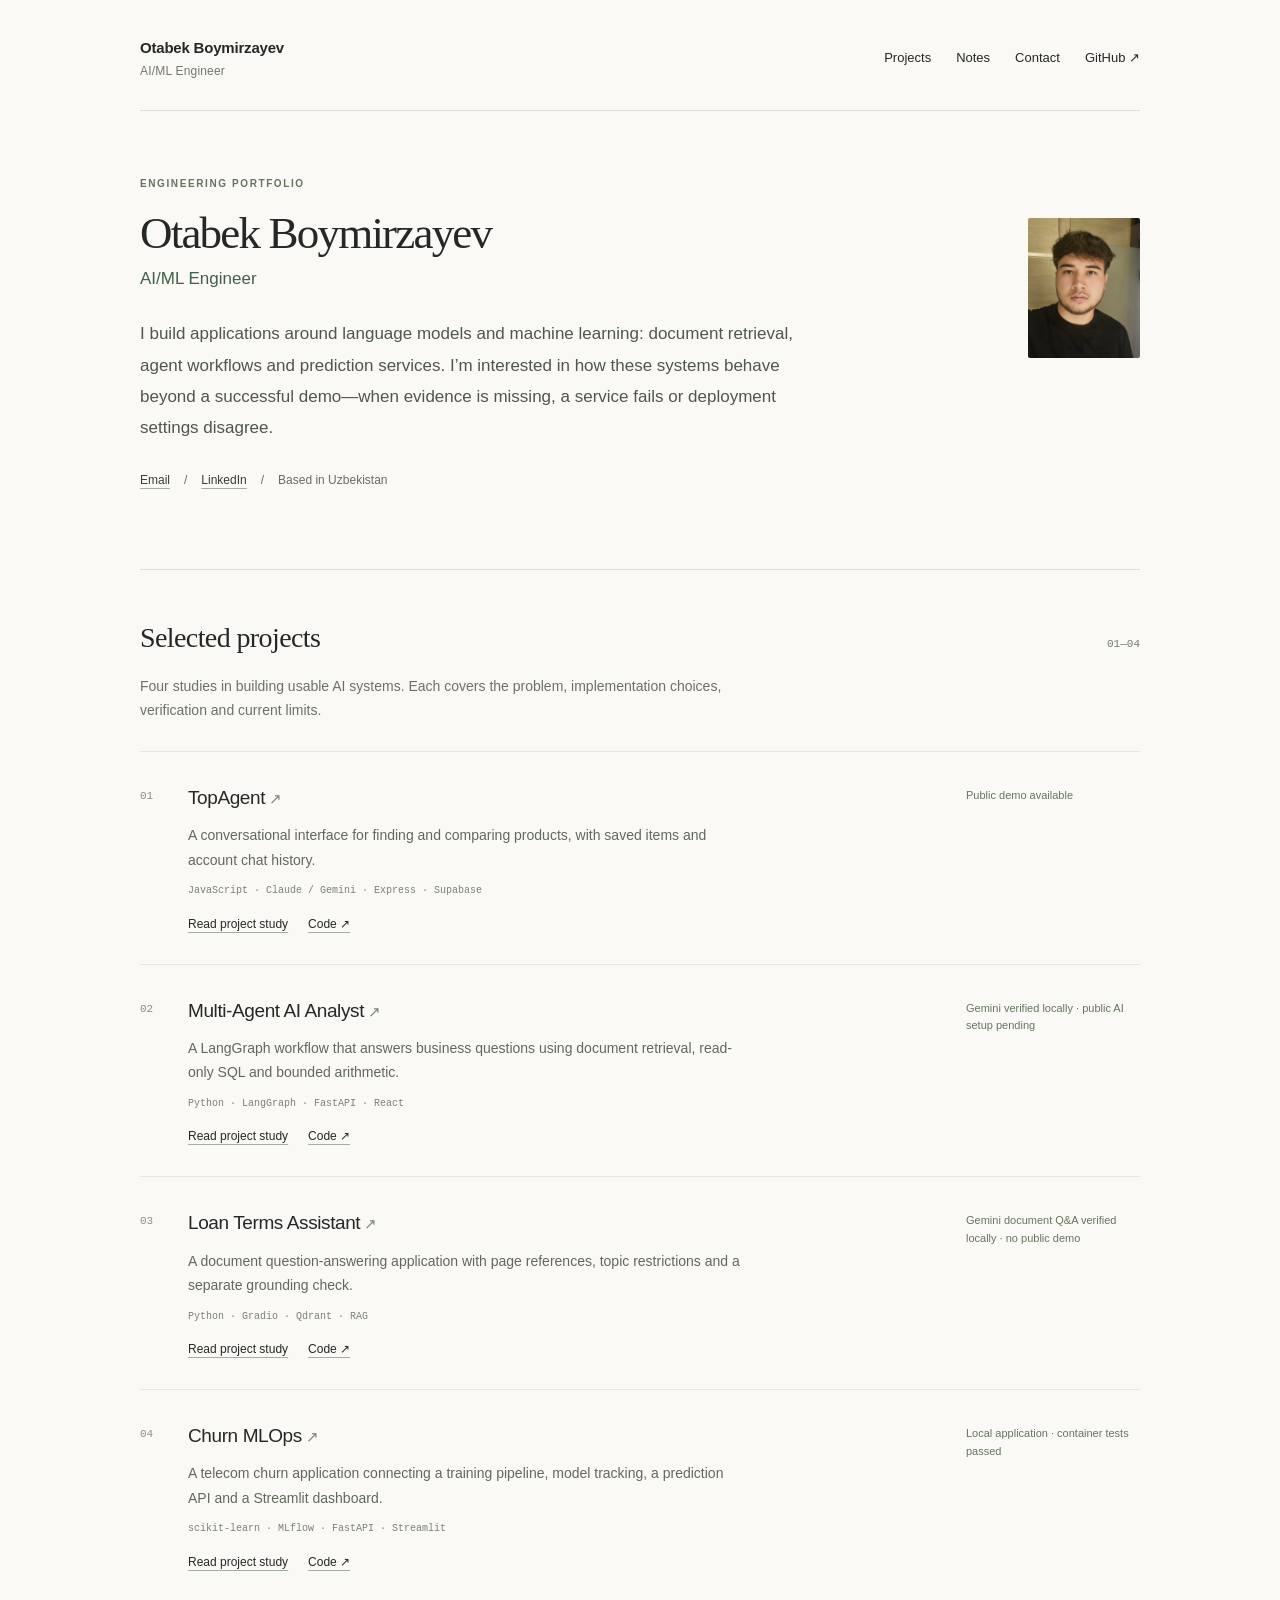
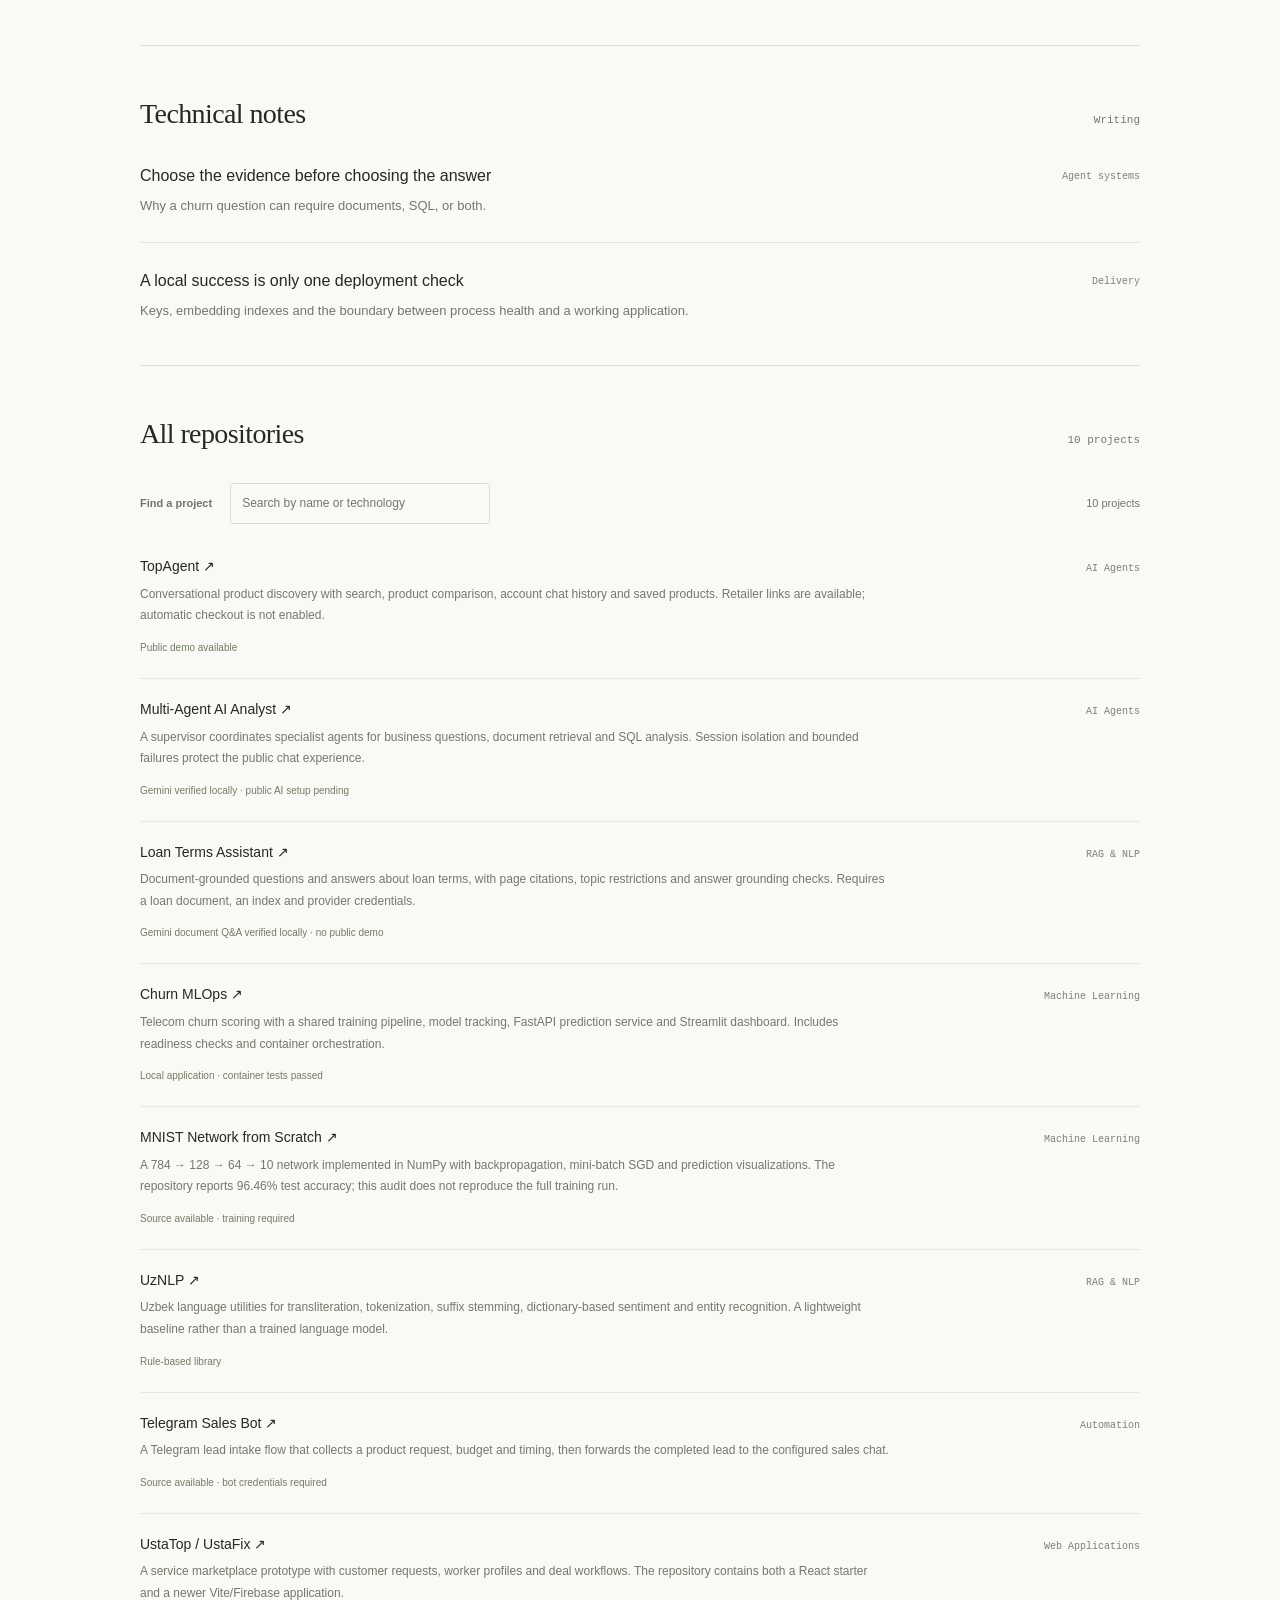
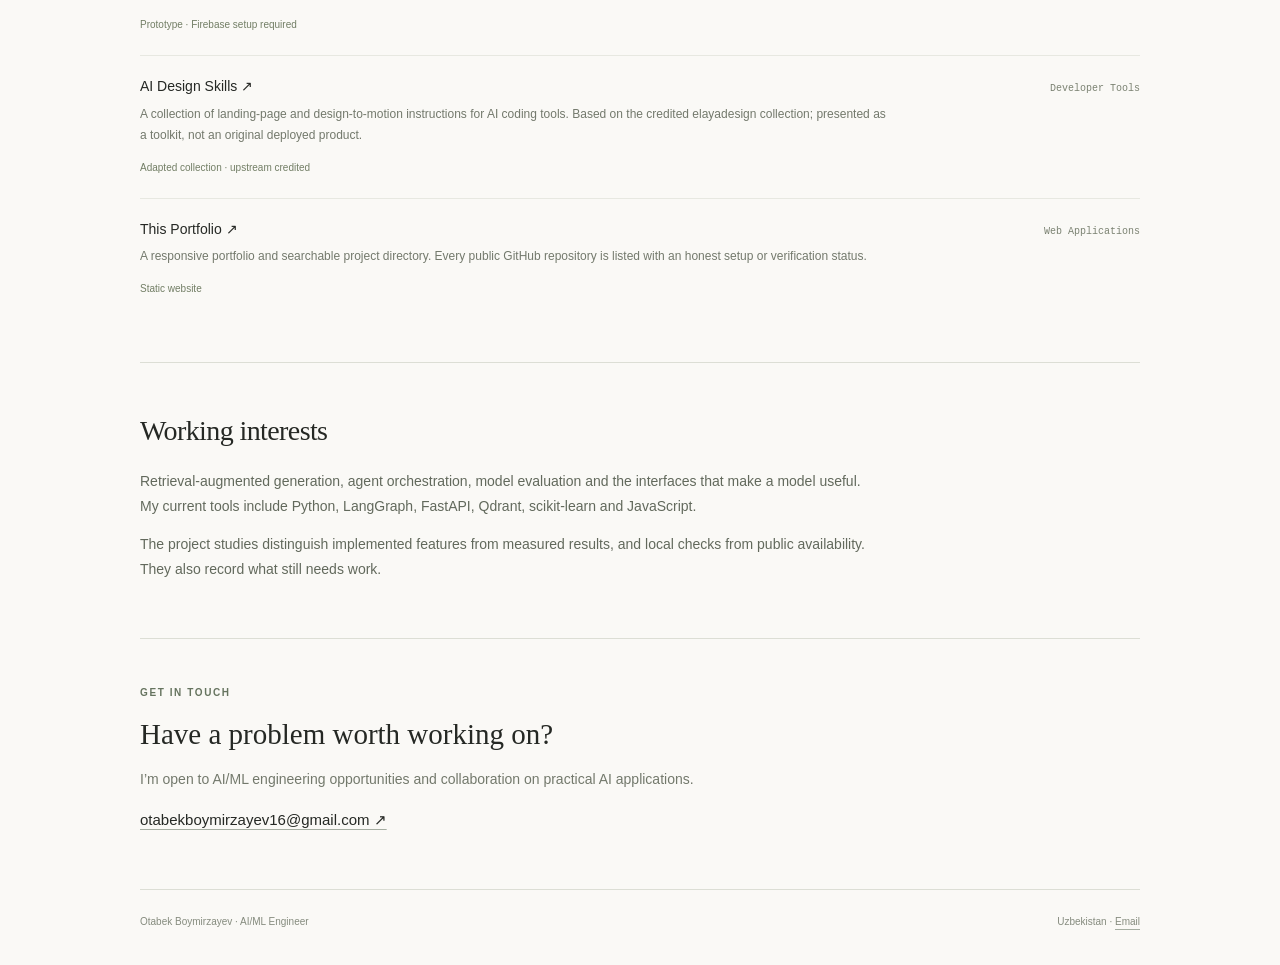
<file: index.html>
<!doctype html>
<html lang="en"><head><meta charset="utf-8"><meta name="viewport" content="width=device-width,initial-scale=1"><meta name="description" content="Projects and technical notes by Otabek Boymirzayev, AI/ML Engineer."><meta name="color-scheme" content="light"><title>AI/ML Engineer — Otabek Boymirzayev</title><link rel="stylesheet" href="styles.css?v=20261031-color"><script src="script.js?v=20261031" defer></script></head>
<body><a class="skip" href="#main">Skip to content</a><div class="page"><header class="site-header"><a class="wordmark" href="index.html">Otabek Boymirzayev<span>AI/ML Engineer</span></a><nav aria-label="Main navigation"><a href="index.html#projects">Projects</a><a href="index.html#notes">Notes</a><a href="index.html#contact">Contact</a><a href="https://github.com/otabekboymirzayev55-prog">GitHub ↗</a></nav></header><main id="main"><section class="intro" aria-labelledby="intro-title"><div><p class="eyebrow">Engineering portfolio</p><h1 id="intro-title">Otabek Boymirzayev</h1><p class="role">AI/ML Engineer</p><p class="intro-text">I build applications around language models and machine learning: document retrieval, agent workflows and prediction services. I’m interested in how these systems behave beyond a successful demo—when evidence is missing, a service fails or deployment settings disagree.</p><p class="intro-links"><a href="mailto:otabekboymirzayev16@gmail.com">Email</a><span>/</span><a href="https://www.linkedin.com/in/otabek-boymirzayev-7309b7262">LinkedIn</a><span>/</span><span>Based in Uzbekistan</span></p></div><img class="portrait" src="assets/profile.jpg" width="112" height="140" alt="Otabek Boymirzayev"></section>
<section id="projects"><div class="section-heading"><h2>Selected projects</h2><span>01—04</span></div><p class="section-intro">Four studies in building usable AI systems. Each covers the problem, implementation choices, verification and current limits.</p><div class="selected-projects"><article class="project-row"><div class="project-number">01</div><div><h3><a href="projects/topsiagent.html">TopAgent<span aria-hidden="true"> ↗</span></a></h3><p>A conversational interface for finding and comparing products, with saved items and account chat history.</p><p class="stack">JavaScript · Claude / Gemini · Express · Supabase</p><div class="project-links"><a href="projects/topsiagent.html">Read project study</a><a href="https://github.com/otabekboymirzayev55-prog/topsiagent">Code ↗</a></div></div><span class="project-status">Public demo available</span></article><article class="project-row"><div class="project-number">02</div><div><h3><a href="projects/multi-agent-ai-analyst.html">Multi-Agent AI Analyst<span aria-hidden="true"> ↗</span></a></h3><p>A LangGraph workflow that answers business questions using document retrieval, read-only SQL and bounded arithmetic.</p><p class="stack">Python · LangGraph · FastAPI · React</p><div class="project-links"><a href="projects/multi-agent-ai-analyst.html">Read project study</a><a href="https://github.com/otabekboymirzayev55-prog/multi-agent-ai-analyst">Code ↗</a></div></div><span class="project-status">Gemini verified locally · public AI setup pending</span></article><article class="project-row"><div class="project-number">03</div><div><h3><a href="projects/loan-terms-assistant.html">Loan Terms Assistant<span aria-hidden="true"> ↗</span></a></h3><p>A document question-answering application with page references, topic restrictions and a separate grounding check.</p><p class="stack">Python · Gradio · Qdrant · RAG</p><div class="project-links"><a href="projects/loan-terms-assistant.html">Read project study</a><a href="https://github.com/otabekboymirzayev55-prog/loan-terms-assistant">Code ↗</a></div></div><span class="project-status">Gemini document Q&amp;A verified locally · no public demo</span></article><article class="project-row"><div class="project-number">04</div><div><h3><a href="projects/MLOps_churn-.html">Churn MLOps<span aria-hidden="true"> ↗</span></a></h3><p>A telecom churn application connecting a training pipeline, model tracking, a prediction API and a Streamlit dashboard.</p><p class="stack">scikit-learn · MLflow · FastAPI · Streamlit</p><div class="project-links"><a href="projects/MLOps_churn-.html">Read project study</a><a href="https://github.com/otabekboymirzayev55-prog/MLOps_churn-">Code ↗</a></div></div><span class="project-status">Local application · container tests passed</span></article></div></section>
<section id="notes"><div class="section-heading"><h2>Technical notes</h2><span>Writing</span></div><div class="note-row"><div><a href="notes/evidence-before-answers.html">Choose the evidence before choosing the answer</a><p>Why a churn question can require documents, SQL, or both.</p></div><span>Agent systems</span></div><div class="note-row"><div><a href="notes/local-is-not-live.html">A local success is only one deployment check</a><p>Keys, embedding indexes and the boundary between process health and a working application.</p></div><span>Delivery</span></div></section>
<section id="directory"><div class="section-heading"><h2>All repositories</h2><span>10 projects</span></div><div class="search-row"><label for="project-search">Find a project</label><input type="search" id="project-search" placeholder="Search by name or technology" aria-controls="project-directory"><span id="project-count" role="status" aria-live="polite">10 projects</span></div><ul id="project-directory" class="directory"><li data-project data-search="topagent ai agents javascript claude / gemini express supabase"><div><a class="repo-title" href="https://github.com/otabekboymirzayev55-prog/topsiagent">TopAgent ↗</a><span class="repo-category">AI Agents</span></div><p>Conversational product discovery with search, product comparison, account chat history and saved products. Retailer links are available; automatic checkout is not enabled.</p><span class="repo-status">Public demo available</span></li><li data-project data-search="multi-agent ai analyst ai agents python langgraph fastapi react"><div><a class="repo-title" href="https://github.com/otabekboymirzayev55-prog/multi-agent-ai-analyst">Multi-Agent AI Analyst ↗</a><span class="repo-category">AI Agents</span></div><p>A supervisor coordinates specialist agents for business questions, document retrieval and SQL analysis. Session isolation and bounded failures protect the public chat experience.</p><span class="repo-status">Gemini verified locally · public AI setup pending</span></li><li data-project data-search="loan terms assistant rag &amp; nlp python gradio qdrant rag"><div><a class="repo-title" href="https://github.com/otabekboymirzayev55-prog/loan-terms-assistant">Loan Terms Assistant ↗</a><span class="repo-category">RAG &amp; NLP</span></div><p>Document-grounded questions and answers about loan terms, with page citations, topic restrictions and answer grounding checks. Requires a loan document, an index and provider credentials.</p><span class="repo-status">Gemini document Q&amp;A verified locally · no public demo</span></li><li data-project data-search="churn mlops machine learning scikit-learn mlflow fastapi streamlit"><div><a class="repo-title" href="https://github.com/otabekboymirzayev55-prog/MLOps_churn-">Churn MLOps ↗</a><span class="repo-category">Machine Learning</span></div><p>Telecom churn scoring with a shared training pipeline, model tracking, FastAPI prediction service and Streamlit dashboard. Includes readiness checks and container orchestration.</p><span class="repo-status">Local application · container tests passed</span></li><li data-project data-search="mnist network from scratch machine learning python numpy backpropagation"><div><a class="repo-title" href="https://github.com/otabekboymirzayev55-prog/neuralnetwork">MNIST Network from Scratch ↗</a><span class="repo-category">Machine Learning</span></div><p>A 784 → 128 → 64 → 10 network implemented in NumPy with backpropagation, mini-batch SGD and prediction visualizations. The repository reports 96.46% test accuracy; this audit does not reproduce the full training run.</p><span class="repo-status">Source available · training required</span></li><li data-project data-search="uznlp rag &amp; nlp python uzbek nlp text processing"><div><a class="repo-title" href="https://github.com/otabekboymirzayev55-prog/uznlp">UzNLP ↗</a><span class="repo-category">RAG &amp; NLP</span></div><p>Uzbek language utilities for transliteration, tokenization, suffix stemming, dictionary-based sentiment and entity recognition. A lightweight baseline rather than a trained language model.</p><span class="repo-status">Rule-based library</span></li><li data-project data-search="telegram sales bot automation node.js telegraf telegram"><div><a class="repo-title" href="https://github.com/otabekboymirzayev55-prog/sales-bot">Telegram Sales Bot ↗</a><span class="repo-category">Automation</span></div><p>A Telegram lead intake flow that collects a product request, budget and timing, then forwards the completed lead to the configured sales chat.</p><span class="repo-status">Source available · bot credentials required</span></li><li data-project data-search="ustatop / ustafix web applications react vite firebase"><div><a class="repo-title" href="https://github.com/otabekboymirzayev55-prog/ustatop">UstaTop / UstaFix ↗</a><span class="repo-category">Web Applications</span></div><p>A service marketplace prototype with customer requests, worker profiles and deal workflows. The repository contains both a React starter and a newer Vite/Firebase application.</p><span class="repo-status">Prototype · Firebase setup required</span></li><li data-project data-search="ai design skills developer tools markdown design systems ai tooling"><div><a class="repo-title" href="https://github.com/otabekboymirzayev55-prog/ai-design-skills">AI Design Skills ↗</a><span class="repo-category">Developer Tools</span></div><p>A collection of landing-page and design-to-motion instructions for AI coding tools. Based on the credited elayadesign collection; presented as a toolkit, not an original deployed product.</p><span class="repo-status">Adapted collection · upstream credited</span></li><li data-project data-search="this portfolio web applications html css javascript"><div><a class="repo-title" href="https://github.com/otabekboymirzayev55-prog/portfoli">This Portfolio ↗</a><span class="repo-category">Web Applications</span></div><p>A responsive portfolio and searchable project directory. Every public GitHub repository is listed with an honest setup or verification status.</p><span class="repo-status">Static website</span></li></ul><p id="empty-state" hidden>No matching projects. Try another name or technology.</p></section>
<section id="about"><div class="section-heading"><h2>Working interests</h2></div><p>Retrieval-augmented generation, agent orchestration, model evaluation and the interfaces that make a model useful. My current tools include Python, LangGraph, FastAPI, Qdrant, scikit-learn and JavaScript.</p><p>The project studies distinguish implemented features from measured results, and local checks from public availability. They also record what still needs work.</p></section>
<section id="contact" class="contact"><p class="eyebrow">Get in touch</p><h2>Have a problem worth working on?</h2><p>I’m open to AI/ML engineering opportunities and collaboration on practical AI applications.</p><a class="email-link" href="mailto:otabekboymirzayev16@gmail.com">otabekboymirzayev16@gmail.com ↗</a></section></main><footer><span>Otabek Boymirzayev · AI/ML Engineer</span><span>Uzbekistan · <a href="mailto:otabekboymirzayev16@gmail.com">Email</a></span></footer></div></body></html>
</file>
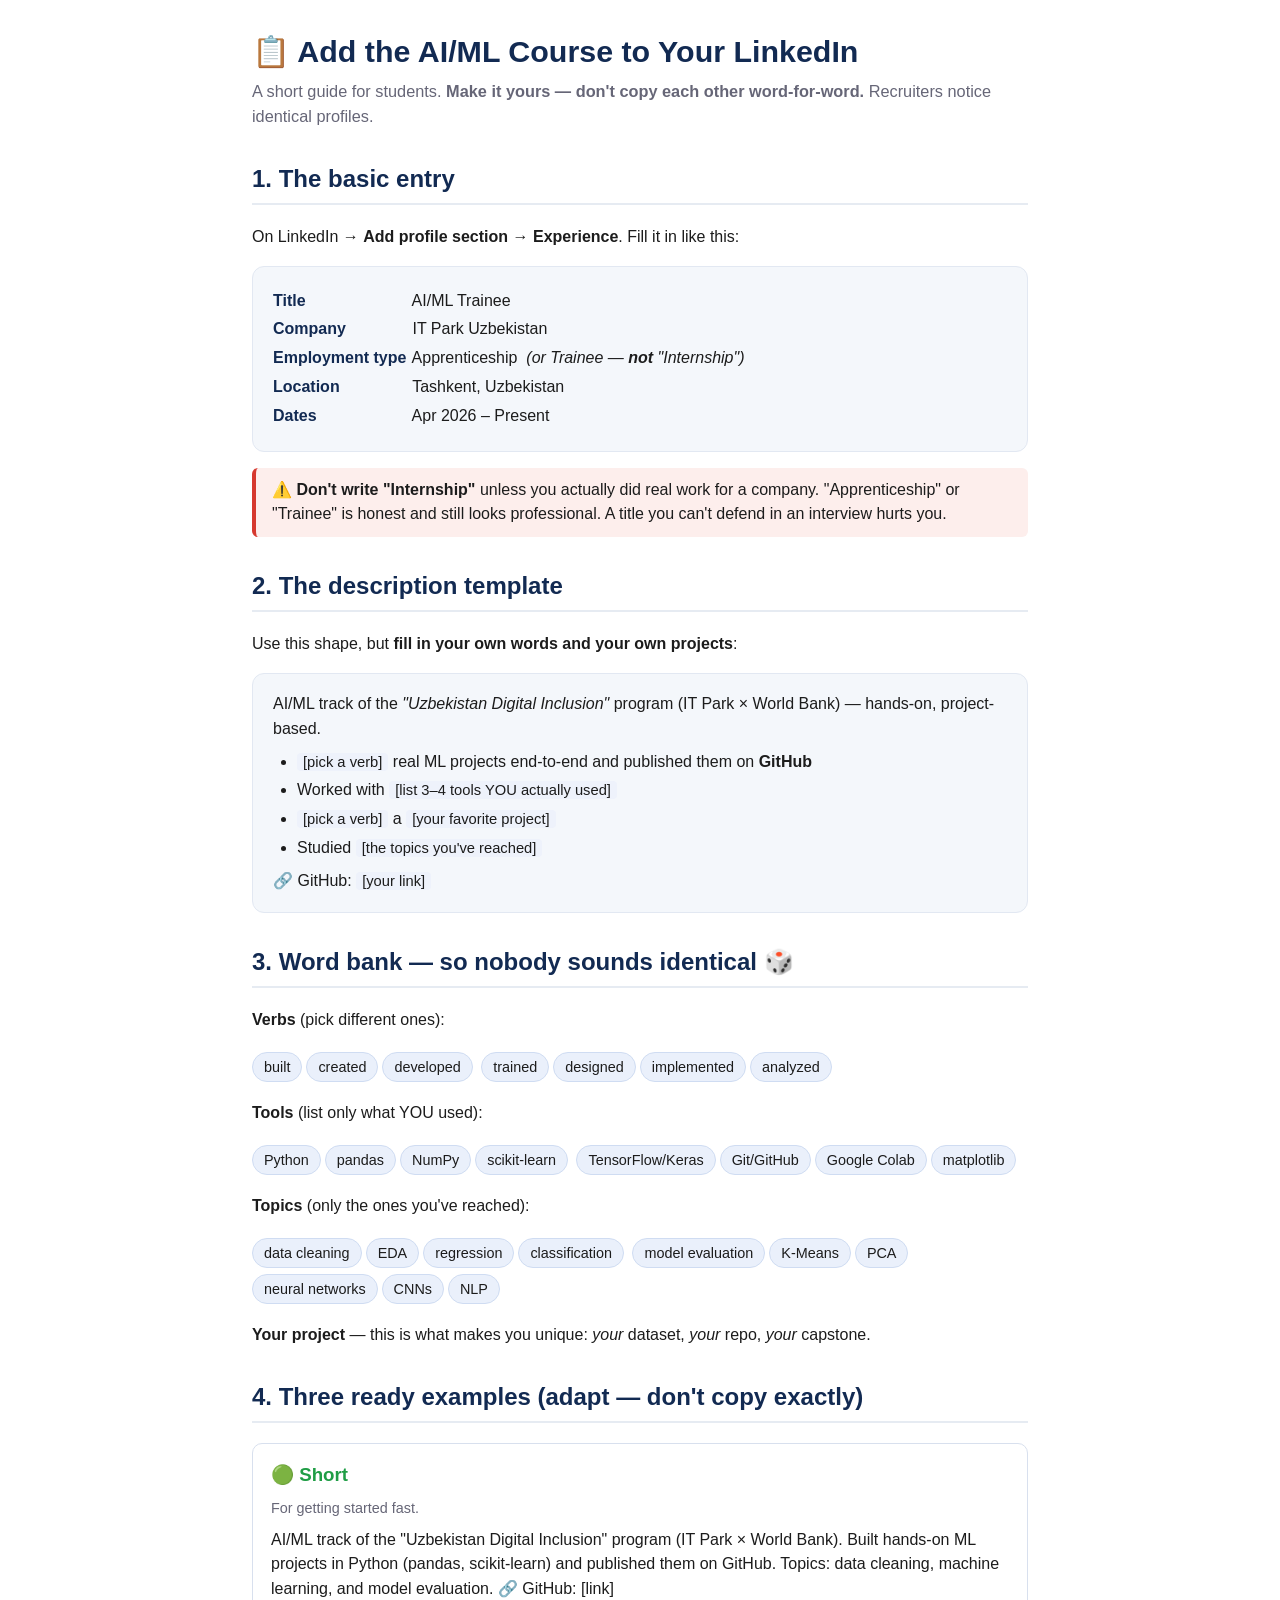
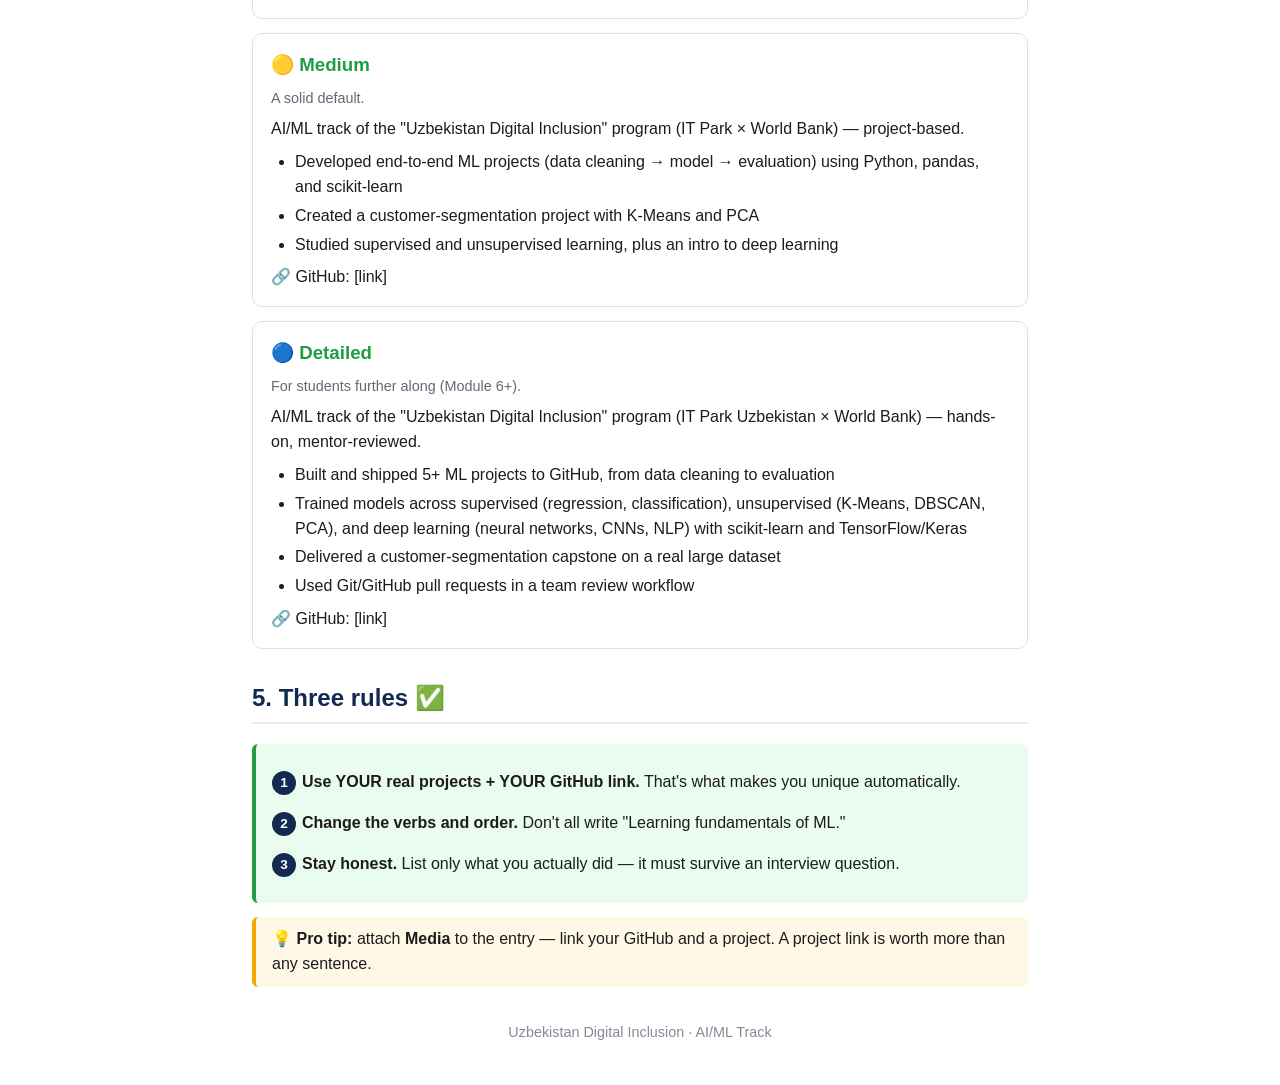
<file: assets/LinkedIn_Experience_Guide.html>
<!DOCTYPE html>
<html lang="en">
<head>
<meta charset="UTF-8">
<meta name="viewport" content="width=device-width, initial-scale=1.0">
<title>Add the Course to Your LinkedIn — Student Guide</title>
<style>
  :root{ --navy:#122a52; --gold:#f5a600; --green:#1f9d45; --red:#d6392f; --bg:#f4f7fb; }
  *{box-sizing:border-box}
  body{font-family:-apple-system,Segoe UI,Helvetica,Arial,sans-serif;line-height:1.55;color:#1c1c1c;
       max-width:820px;margin:0 auto;padding:28px 22px;background:#fff}
  h1{color:var(--navy);font-size:1.9rem;margin:0 0 4px}
  .sub{color:#667;margin:0 0 22px;font-size:1.02rem}
  h2{color:var(--navy);margin-top:30px;border-bottom:2px solid #e6ebf2;padding-bottom:6px}
  .card{background:var(--bg);border:1px solid #e2e8f2;border-radius:12px;padding:18px 20px;margin:16px 0}
  .field{margin:4px 0}
  .label{display:inline-block;min-width:135px;font-weight:700;color:var(--navy)}
  .pill{display:inline-block;background:#eaf0fb;border:1px solid #cfdcf2;border-radius:20px;
        padding:3px 11px;margin:3px 4px 3px 0;font-size:.9rem}
  .gold{background:#fff8e6;border-left:4px solid var(--gold);padding:10px 16px;border-radius:6px;margin:14px 0}
  .green{background:#eafbf0;border-left:4px solid var(--green);padding:10px 16px;border-radius:6px;margin:14px 0}
  .red{background:#fdeeec;border-left:4px solid var(--red);padding:10px 16px;border-radius:6px;margin:14px 0}
  code,.tpl{background:#eef2fb;border-radius:4px;padding:1px 6px;font-size:.92em}
  .variant{border:1px solid #d8e0ee;border-radius:10px;padding:16px 18px;margin:14px 0;background:#fff}
  .variant h3{margin:0 0 8px;color:var(--green)}
  .variant .meta{color:#667;font-size:.9rem;margin-bottom:8px}
  ul{margin:8px 0 8px 4px;padding-left:20px}
  li{margin:4px 0}
  .tag{font-weight:700;color:var(--gold)}
  .num{display:inline-block;width:24px;height:24px;background:var(--navy);color:#fff;border-radius:50%;
       text-align:center;line-height:24px;font-weight:700;margin-right:6px;font-size:.85rem}
</style>
</head>
<body>

<h1>📋 Add the AI/ML Course to Your LinkedIn</h1>
<p class="sub">A short guide for students. <strong>Make it yours — don't copy each other word-for-word.</strong> Recruiters notice identical profiles.</p>

<h2>1. The basic entry</h2>
<p>On LinkedIn → <strong>Add profile section → Experience</strong>. Fill it in like this:</p>
<div class="card">
  <div class="field"><span class="label">Title</span> AI/ML Trainee</div>
  <div class="field"><span class="label">Company</span> IT Park Uzbekistan</div>
  <div class="field"><span class="label">Employment type</span> Apprenticeship &nbsp;<em>(or Trainee — <strong>not</strong> "Internship")</em></div>
  <div class="field"><span class="label">Location</span> Tashkent, Uzbekistan</div>
  <div class="field"><span class="label">Dates</span> Apr 2026 – Present</div>
</div>
<div class="red">⚠️ <strong>Don't write "Internship"</strong> unless you actually did real work for a company. "Apprenticeship" or "Trainee" is honest and still looks professional. A title you can't defend in an interview hurts you.</div>

<h2>2. The description template</h2>
<p>Use this shape, but <strong>fill in your own words and your own projects</strong>:</p>
<div class="card">
AI/ML track of the <em>"Uzbekistan Digital Inclusion"</em> program (IT Park × World Bank) — hands-on, project-based.
<ul>
  <li><span class="tpl">[pick a verb]</span> real ML projects end-to-end and published them on <strong>GitHub</strong></li>
  <li>Worked with <span class="tpl">[list 3–4 tools YOU actually used]</span></li>
  <li><span class="tpl">[pick a verb]</span> a <span class="tpl">[your favorite project]</span></li>
  <li>Studied <span class="tpl">[the topics you've reached]</span></li>
</ul>
🔗 GitHub: <span class="tpl">[your link]</span>
</div>

<h2>3. Word bank — so nobody sounds identical 🎲</h2>
<p><strong>Verbs</strong> (pick different ones):</p>
<div>
  <span class="pill">built</span><span class="pill">created</span><span class="pill">developed</span>
  <span class="pill">trained</span><span class="pill">designed</span><span class="pill">implemented</span><span class="pill">analyzed</span>
</div>
<p><strong>Tools</strong> (list only what YOU used):</p>
<div>
  <span class="pill">Python</span><span class="pill">pandas</span><span class="pill">NumPy</span><span class="pill">scikit-learn</span>
  <span class="pill">TensorFlow/Keras</span><span class="pill">Git/GitHub</span><span class="pill">Google Colab</span><span class="pill">matplotlib</span>
</div>
<p><strong>Topics</strong> (only the ones you've reached):</p>
<div>
  <span class="pill">data cleaning</span><span class="pill">EDA</span><span class="pill">regression</span><span class="pill">classification</span>
  <span class="pill">model evaluation</span><span class="pill">K-Means</span><span class="pill">PCA</span>
  <span class="pill">neural networks</span><span class="pill">CNNs</span><span class="pill">NLP</span>
</div>
<p><strong>Your project</strong> — this is what makes you unique: <em>your</em> dataset, <em>your</em> repo, <em>your</em> capstone.</p>

<h2>4. Three ready examples (adapt — don't copy exactly)</h2>

<div class="variant">
  <h3>🟢 Short</h3>
  <div class="meta">For getting started fast.</div>
  AI/ML track of the "Uzbekistan Digital Inclusion" program (IT Park × World Bank).
  Built hands-on ML projects in Python (pandas, scikit-learn) and published them on GitHub.
  Topics: data cleaning, machine learning, and model evaluation. 🔗 GitHub: [link]
</div>

<div class="variant">
  <h3>🟡 Medium</h3>
  <div class="meta">A solid default.</div>
  AI/ML track of the "Uzbekistan Digital Inclusion" program (IT Park × World Bank) — project-based.
  <ul>
    <li>Developed end-to-end ML projects (data cleaning → model → evaluation) using Python, pandas, and scikit-learn</li>
    <li>Created a customer-segmentation project with K-Means and PCA</li>
    <li>Studied supervised and unsupervised learning, plus an intro to deep learning</li>
  </ul>
  🔗 GitHub: [link]
</div>

<div class="variant">
  <h3>🔵 Detailed</h3>
  <div class="meta">For students further along (Module 6+).</div>
  AI/ML track of the "Uzbekistan Digital Inclusion" program (IT Park Uzbekistan × World Bank) — hands-on, mentor-reviewed.
  <ul>
    <li>Built and shipped 5+ ML projects to GitHub, from data cleaning to evaluation</li>
    <li>Trained models across supervised (regression, classification), unsupervised (K-Means, DBSCAN, PCA), and deep learning (neural networks, CNNs, NLP) with scikit-learn and TensorFlow/Keras</li>
    <li>Delivered a customer-segmentation capstone on a real large dataset</li>
    <li>Used Git/GitHub pull requests in a team review workflow</li>
  </ul>
  🔗 GitHub: [link]
</div>

<h2>5. Three rules ✅</h2>
<div class="green">
  <p><span class="num">1</span><strong>Use YOUR real projects + YOUR GitHub link.</strong> That's what makes you unique automatically.</p>
  <p><span class="num">2</span><strong>Change the verbs and order.</strong> Don't all write "Learning fundamentals of ML."</p>
  <p><span class="num">3</span><strong>Stay honest.</strong> List only what you actually did — it must survive an interview question.</p>
</div>

<div class="gold">💡 <strong>Pro tip:</strong> attach <strong>Media</strong> to the entry — link your GitHub and a project. A project link is worth more than any sentence.</div>

<p style="text-align:center;color:#889;margin-top:34px;font-size:.9rem">Uzbekistan Digital Inclusion · AI/ML Track</p>

</body>
</html>
</file>
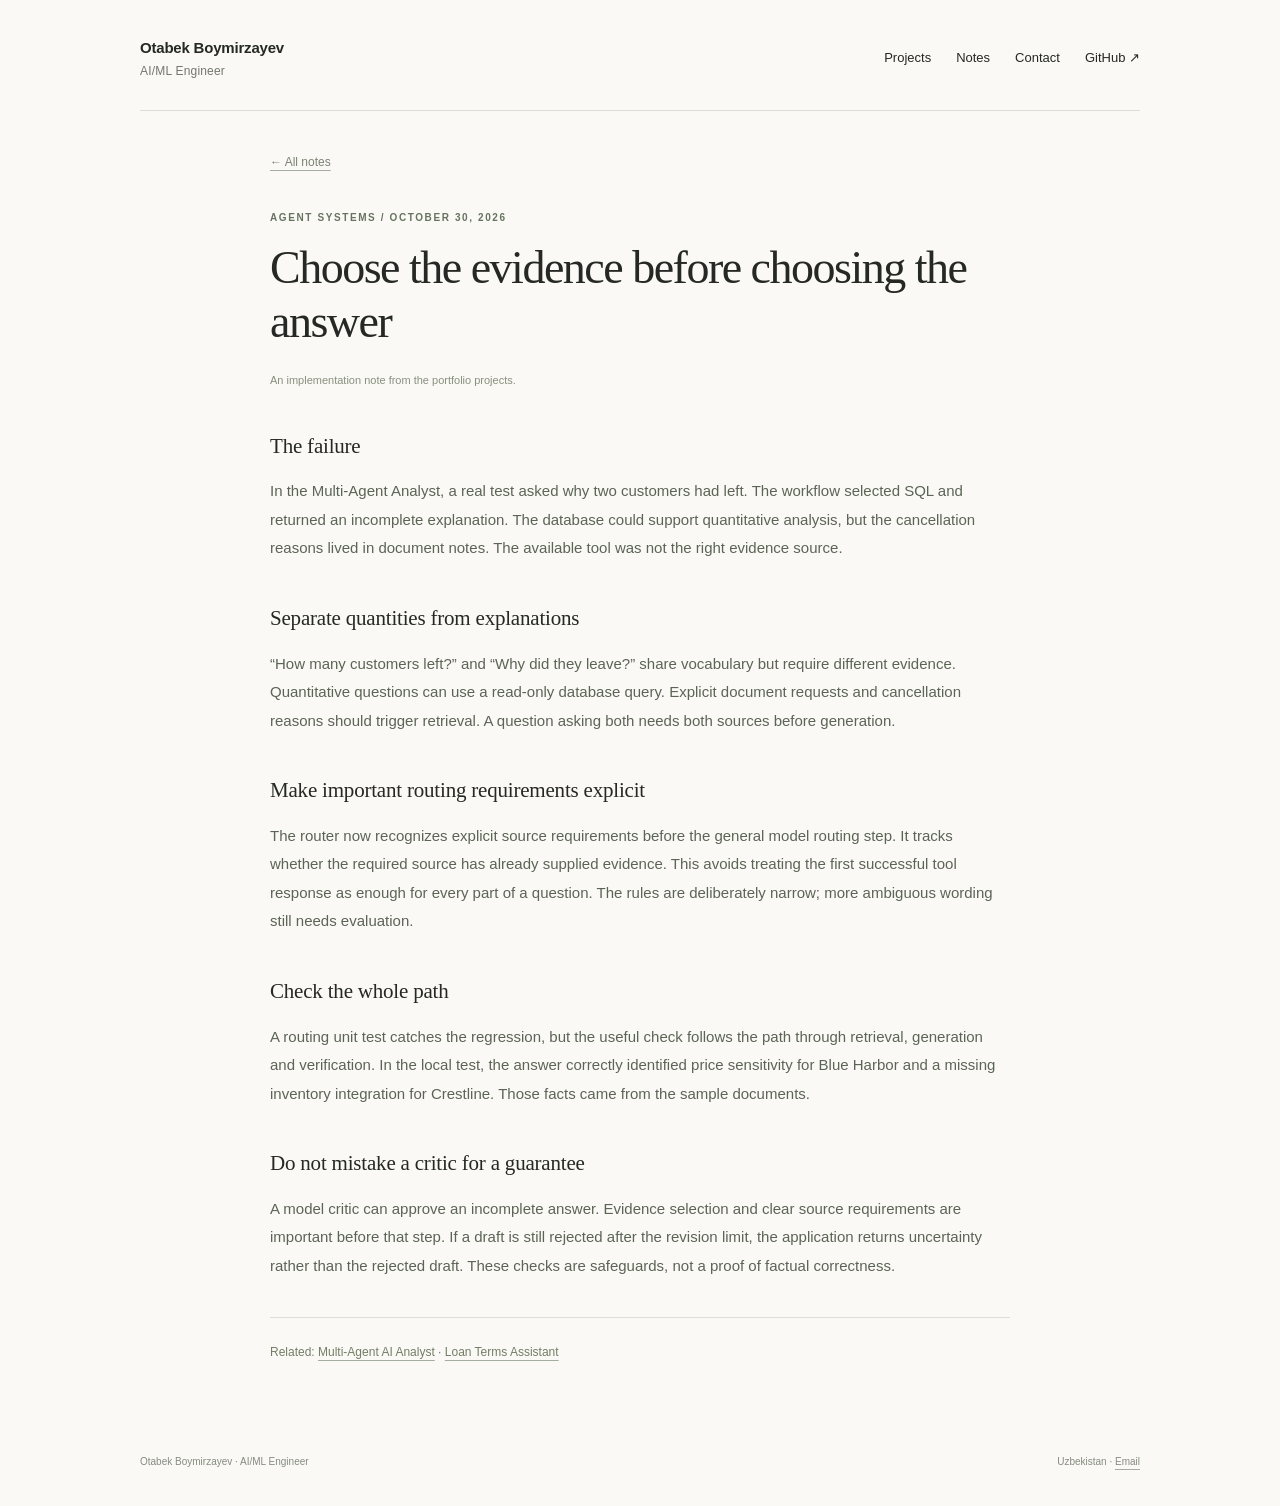
<file: notes/evidence-before-answers.html>
<!doctype html>
<html lang="en"><head><meta charset="utf-8"><meta name="viewport" content="width=device-width,initial-scale=1"><meta name="description" content="Projects and technical notes by Otabek Boymirzayev, AI/ML Engineer."><meta name="color-scheme" content="light"><title>Choose the evidence before choosing the answer — Otabek Boymirzayev</title><link rel="stylesheet" href="../styles.css?v=20261031-color"><script src="../script.js?v=20261031" defer></script></head>
<body><a class="skip" href="#main">Skip to content</a><div class="page"><header class="site-header"><a class="wordmark" href="../index.html">Otabek Boymirzayev<span>AI/ML Engineer</span></a><nav aria-label="Main navigation"><a href="../index.html#projects">Projects</a><a href="../index.html#notes">Notes</a><a href="../index.html#contact">Contact</a><a href="https://github.com/otabekboymirzayev55-prog">GitHub ↗</a></nav></header><main id="main"><article class="study note"><a class="back" href="../index.html#notes">← All notes</a><p class="eyebrow">Agent systems / October 30, 2026</p><h1>Choose the evidence before choosing the answer</h1><p class="caption">An implementation note from the portfolio projects.</p><section><h2>The failure</h2><p>In the Multi-Agent Analyst, a real test asked why two customers had left. The workflow selected SQL and returned an incomplete explanation. The database could support quantitative analysis, but the cancellation reasons lived in document notes. The available tool was not the right evidence source.</p></section><section><h2>Separate quantities from explanations</h2><p>“How many customers left?” and “Why did they leave?” share vocabulary but require different evidence. Quantitative questions can use a read-only database query. Explicit document requests and cancellation reasons should trigger retrieval. A question asking both needs both sources before generation.</p></section><section><h2>Make important routing requirements explicit</h2><p>The router now recognizes explicit source requirements before the general model routing step. It tracks whether the required source has already supplied evidence. This avoids treating the first successful tool response as enough for every part of a question. The rules are deliberately narrow; more ambiguous wording still needs evaluation.</p></section><section><h2>Check the whole path</h2><p>A routing unit test catches the regression, but the useful check follows the path through retrieval, generation and verification. In the local test, the answer correctly identified price sensitivity for Blue Harbor and a missing inventory integration for Crestline. Those facts came from the sample documents.</p></section><section><h2>Do not mistake a critic for a guarantee</h2><p>A model critic can approve an incomplete answer. Evidence selection and clear source requirements are important before that step. If a draft is still rejected after the revision limit, the application returns uncertainty rather than the rejected draft. These checks are safeguards, not a proof of factual correctness.</p></section><p class="related">Related: <a href="../projects/multi-agent-ai-analyst.html">Multi-Agent AI Analyst</a> · <a href="../projects/loan-terms-assistant.html">Loan Terms Assistant</a></p></article></main><footer><span>Otabek Boymirzayev · AI/ML Engineer</span><span>Uzbekistan · <a href="mailto:otabekboymirzayev16@gmail.com">Email</a></span></footer></div></body></html>
</file>
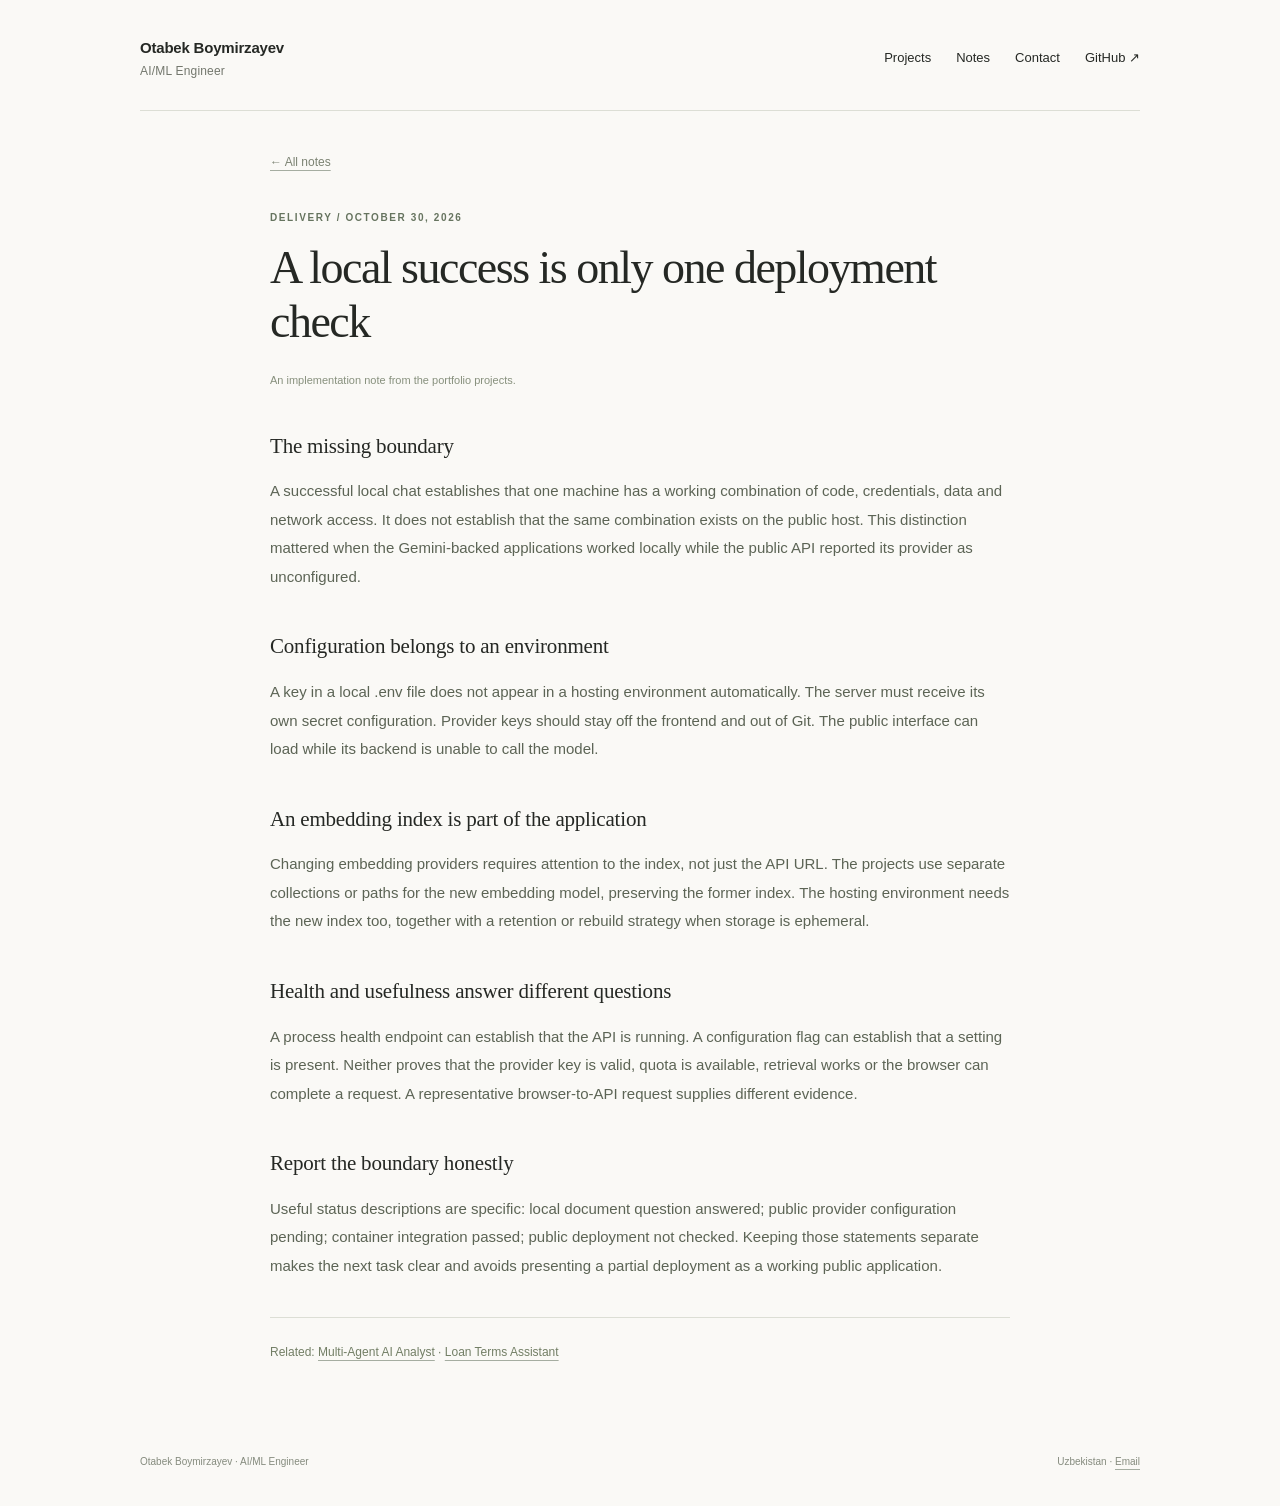
<file: notes/local-is-not-live.html>
<!doctype html>
<html lang="en"><head><meta charset="utf-8"><meta name="viewport" content="width=device-width,initial-scale=1"><meta name="description" content="Projects and technical notes by Otabek Boymirzayev, AI/ML Engineer."><meta name="color-scheme" content="light"><title>A local success is only one deployment check — Otabek Boymirzayev</title><link rel="stylesheet" href="../styles.css?v=20261031-color"><script src="../script.js?v=20261031" defer></script></head>
<body><a class="skip" href="#main">Skip to content</a><div class="page"><header class="site-header"><a class="wordmark" href="../index.html">Otabek Boymirzayev<span>AI/ML Engineer</span></a><nav aria-label="Main navigation"><a href="../index.html#projects">Projects</a><a href="../index.html#notes">Notes</a><a href="../index.html#contact">Contact</a><a href="https://github.com/otabekboymirzayev55-prog">GitHub ↗</a></nav></header><main id="main"><article class="study note"><a class="back" href="../index.html#notes">← All notes</a><p class="eyebrow">Delivery / October 30, 2026</p><h1>A local success is only one deployment check</h1><p class="caption">An implementation note from the portfolio projects.</p><section><h2>The missing boundary</h2><p>A successful local chat establishes that one machine has a working combination of code, credentials, data and network access. It does not establish that the same combination exists on the public host. This distinction mattered when the Gemini-backed applications worked locally while the public API reported its provider as unconfigured.</p></section><section><h2>Configuration belongs to an environment</h2><p>A key in a local .env file does not appear in a hosting environment automatically. The server must receive its own secret configuration. Provider keys should stay off the frontend and out of Git. The public interface can load while its backend is unable to call the model.</p></section><section><h2>An embedding index is part of the application</h2><p>Changing embedding providers requires attention to the index, not just the API URL. The projects use separate collections or paths for the new embedding model, preserving the former index. The hosting environment needs the new index too, together with a retention or rebuild strategy when storage is ephemeral.</p></section><section><h2>Health and usefulness answer different questions</h2><p>A process health endpoint can establish that the API is running. A configuration flag can establish that a setting is present. Neither proves that the provider key is valid, quota is available, retrieval works or the browser can complete a request. A representative browser-to-API request supplies different evidence.</p></section><section><h2>Report the boundary honestly</h2><p>Useful status descriptions are specific: local document question answered; public provider configuration pending; container integration passed; public deployment not checked. Keeping those statements separate makes the next task clear and avoids presenting a partial deployment as a working public application.</p></section><p class="related">Related: <a href="../projects/multi-agent-ai-analyst.html">Multi-Agent AI Analyst</a> · <a href="../projects/loan-terms-assistant.html">Loan Terms Assistant</a></p></article></main><footer><span>Otabek Boymirzayev · AI/ML Engineer</span><span>Uzbekistan · <a href="mailto:otabekboymirzayev16@gmail.com">Email</a></span></footer></div></body></html>
</file>
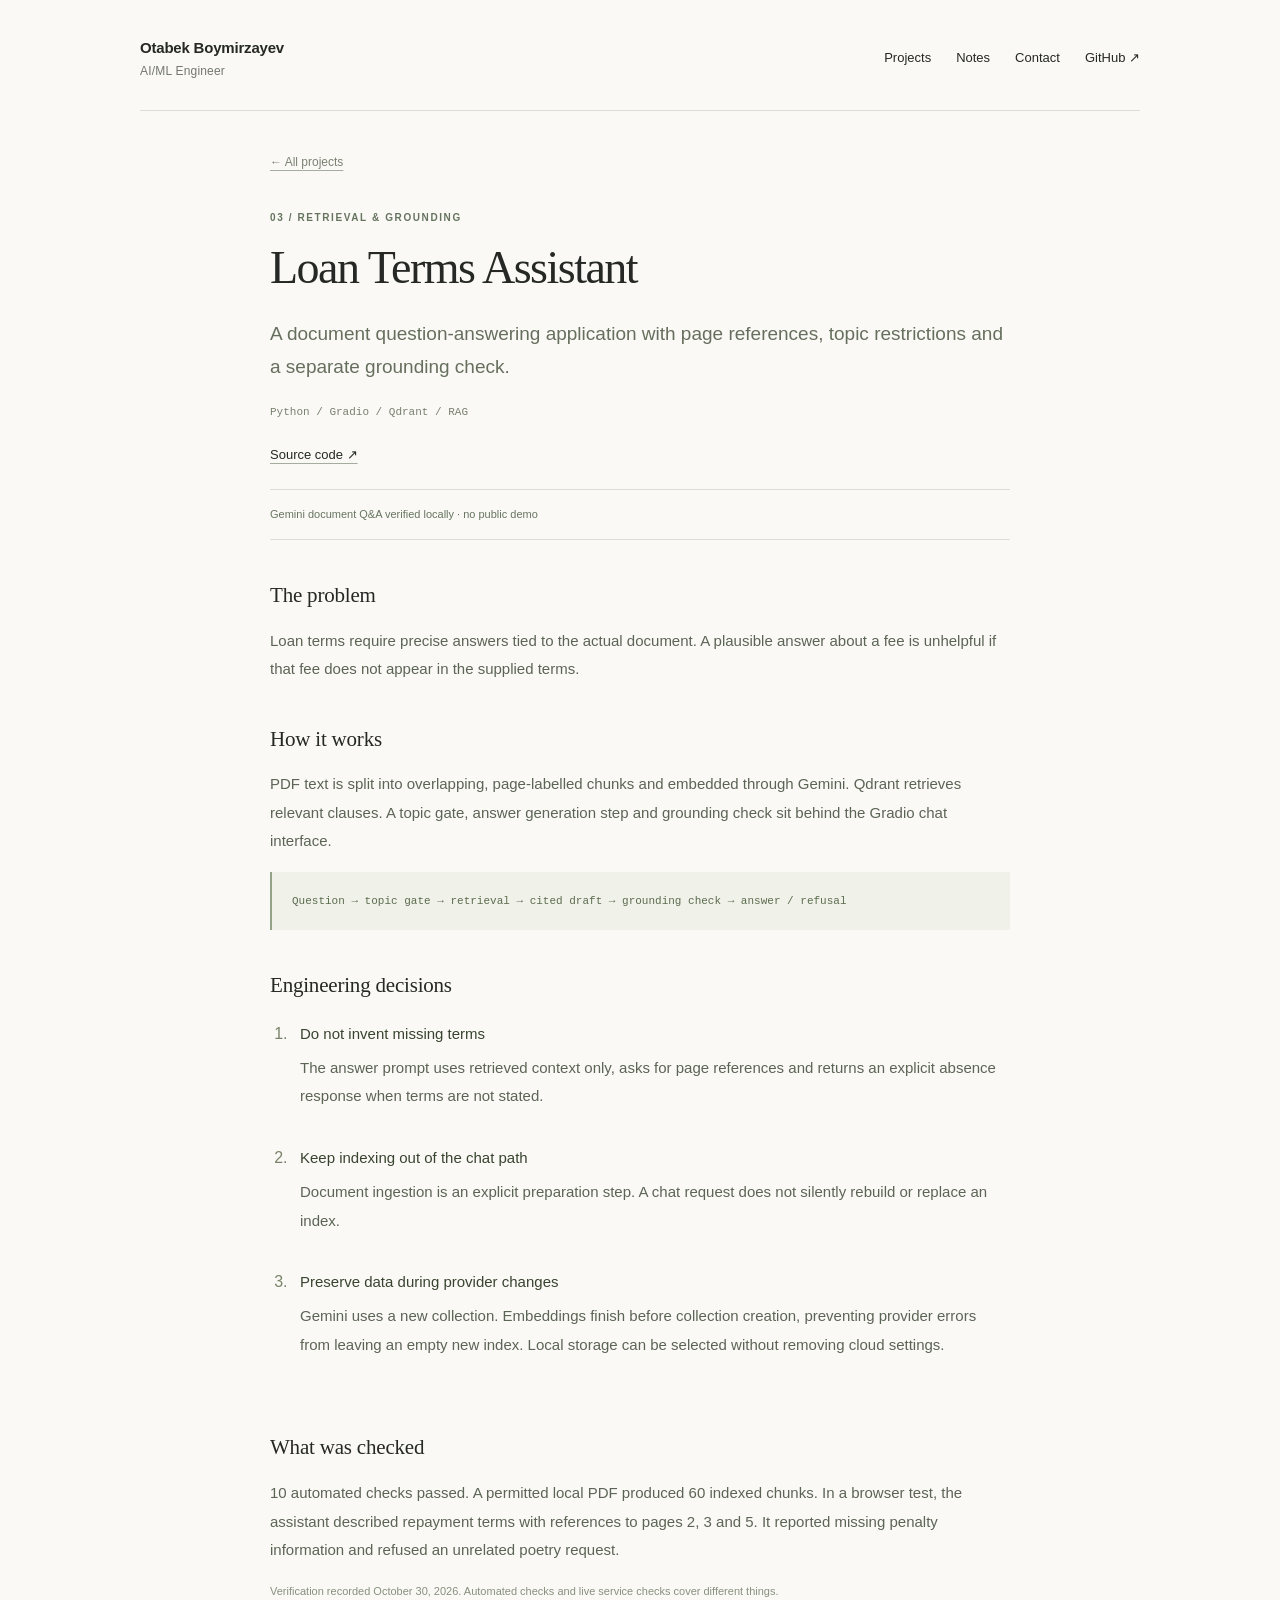
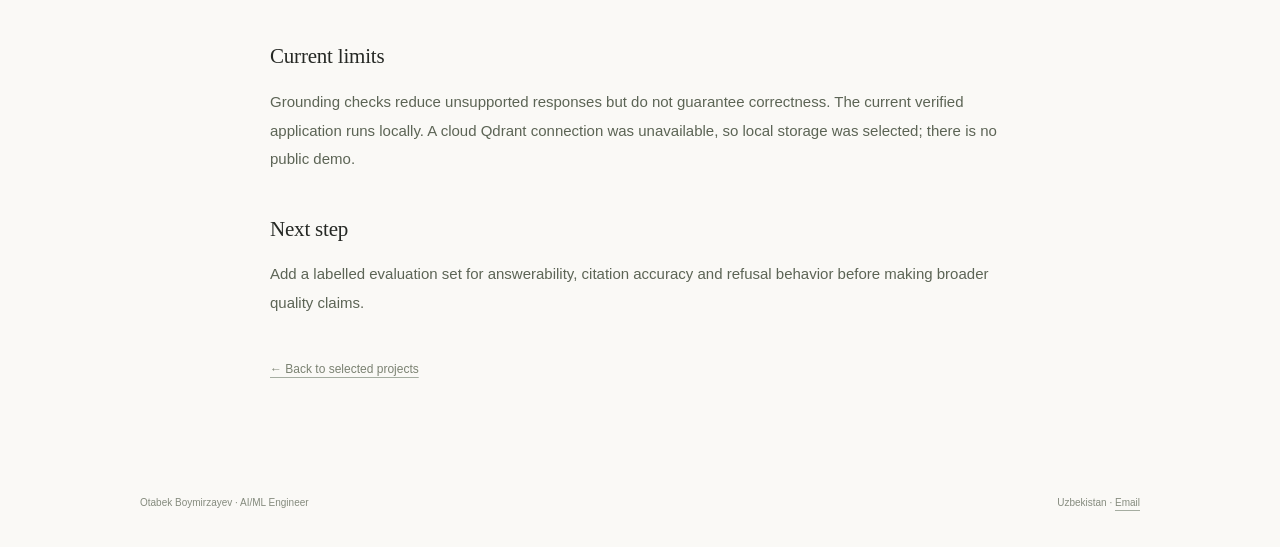
<file: projects/loan-terms-assistant.html>
<!doctype html>
<html lang="en"><head><meta charset="utf-8"><meta name="viewport" content="width=device-width,initial-scale=1"><meta name="description" content="A document question-answering application with page references, topic restrictions and a separate grounding check."><meta name="color-scheme" content="light"><title>Loan Terms Assistant — Otabek Boymirzayev</title><link rel="stylesheet" href="../styles.css?v=20261031-color"><script src="../script.js?v=20261031" defer></script></head>
<body><a class="skip" href="#main">Skip to content</a><div class="page"><header class="site-header"><a class="wordmark" href="../index.html">Otabek Boymirzayev<span>AI/ML Engineer</span></a><nav aria-label="Main navigation"><a href="../index.html#projects">Projects</a><a href="../index.html#notes">Notes</a><a href="../index.html#contact">Contact</a><a href="https://github.com/otabekboymirzayev55-prog">GitHub ↗</a></nav></header><main id="main"><article class="study"><a class="back" href="../index.html#projects">← All projects</a><p class="eyebrow">03 / Retrieval & grounding</p><h1>Loan Terms Assistant</h1><p class="lead">A document question-answering application with page references, topic restrictions and a separate grounding check.</p><p class="study-stack">Python / Gradio / Qdrant / RAG</p><div class="article-links"><a href="https://github.com/otabekboymirzayev55-prog/loan-terms-assistant">Source code ↗</a></div><p class="status-line">Gemini document Q&amp;A verified locally · no public demo</p><section><h2>The problem</h2><p>Loan terms require precise answers tied to the actual document. A plausible answer about a fee is unhelpful if that fee does not appear in the supplied terms.</p></section><section><h2>How it works</h2><p>PDF text is split into overlapping, page-labelled chunks and embedded through Gemini. Qdrant retrieves relevant clauses. A topic gate, answer generation step and grounding check sit behind the Gradio chat interface.</p><div class="flow" aria-label="Application flow">Question → topic gate → retrieval → cited draft → grounding check → answer / refusal</div></section><section><h2>Engineering decisions</h2><ol class="decisions"><li><h3>Do not invent missing terms</h3><p>The answer prompt uses retrieved context only, asks for page references and returns an explicit absence response when terms are not stated.</p></li><li><h3>Keep indexing out of the chat path</h3><p>Document ingestion is an explicit preparation step. A chat request does not silently rebuild or replace an index.</p></li><li><h3>Preserve data during provider changes</h3><p>Gemini uses a new collection. Embeddings finish before collection creation, preventing provider errors from leaving an empty new index. Local storage can be selected without removing cloud settings.</p></li></ol></section><section><h2>What was checked</h2><p>10 automated checks passed. A permitted local PDF produced 60 indexed chunks. In a browser test, the assistant described repayment terms with references to pages 2, 3 and 5. It reported missing penalty information and refused an unrelated poetry request.</p><p class="caption">Verification recorded October 30, 2026. Automated checks and live service checks cover different things.</p></section><section><h2>Current limits</h2><p>Grounding checks reduce unsupported responses but do not guarantee correctness. The current verified application runs locally. A cloud Qdrant connection was unavailable, so local storage was selected; there is no public demo.</p></section><section><h2>Next step</h2><p>Add a labelled evaluation set for answerability, citation accuracy and refusal behavior before making broader quality claims.</p></section><a class="back" href="../index.html#projects">← Back to selected projects</a></article></main><footer><span>Otabek Boymirzayev · AI/ML Engineer</span><span>Uzbekistan · <a href="mailto:otabekboymirzayev16@gmail.com">Email</a></span></footer></div></body></html>
</file>
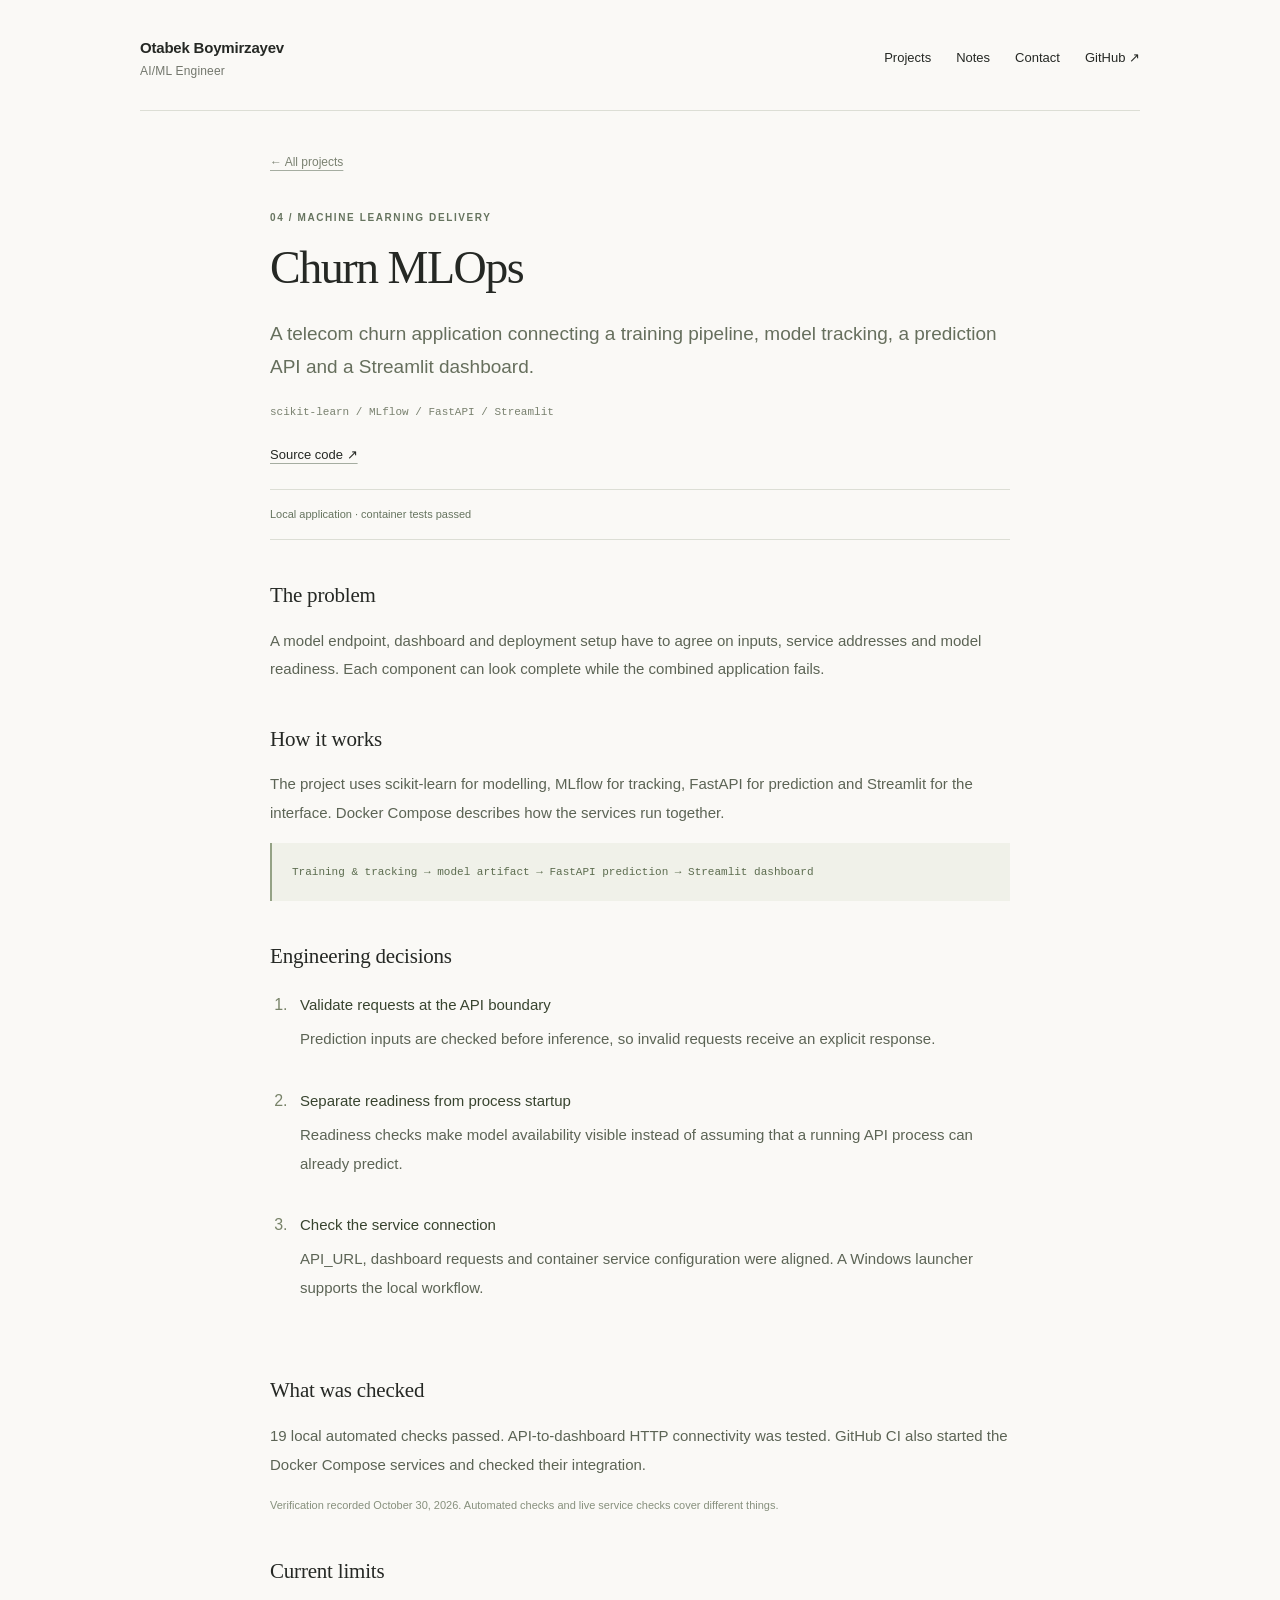
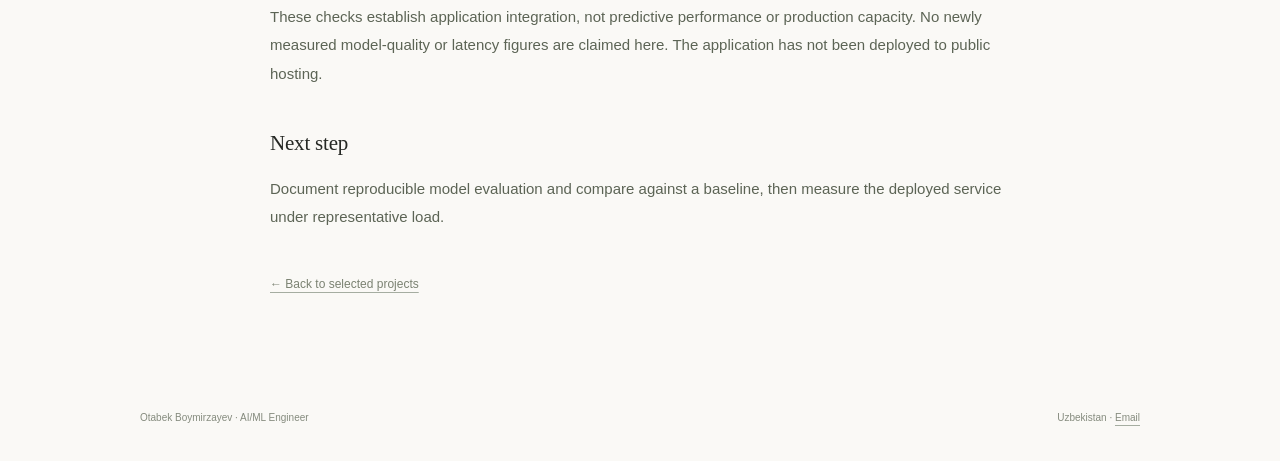
<file: projects/MLOps_churn-.html>
<!doctype html>
<html lang="en"><head><meta charset="utf-8"><meta name="viewport" content="width=device-width,initial-scale=1"><meta name="description" content="A telecom churn application connecting a training pipeline, model tracking, a prediction API and a Streamlit dashboard."><meta name="color-scheme" content="light"><title>Churn MLOps — Otabek Boymirzayev</title><link rel="stylesheet" href="../styles.css?v=20261031-color"><script src="../script.js?v=20261031" defer></script></head>
<body><a class="skip" href="#main">Skip to content</a><div class="page"><header class="site-header"><a class="wordmark" href="../index.html">Otabek Boymirzayev<span>AI/ML Engineer</span></a><nav aria-label="Main navigation"><a href="../index.html#projects">Projects</a><a href="../index.html#notes">Notes</a><a href="../index.html#contact">Contact</a><a href="https://github.com/otabekboymirzayev55-prog">GitHub ↗</a></nav></header><main id="main"><article class="study"><a class="back" href="../index.html#projects">← All projects</a><p class="eyebrow">04 / Machine learning delivery</p><h1>Churn MLOps</h1><p class="lead">A telecom churn application connecting a training pipeline, model tracking, a prediction API and a Streamlit dashboard.</p><p class="study-stack">scikit-learn / MLflow / FastAPI / Streamlit</p><div class="article-links"><a href="https://github.com/otabekboymirzayev55-prog/MLOps_churn-">Source code ↗</a></div><p class="status-line">Local application · container tests passed</p><section><h2>The problem</h2><p>A model endpoint, dashboard and deployment setup have to agree on inputs, service addresses and model readiness. Each component can look complete while the combined application fails.</p></section><section><h2>How it works</h2><p>The project uses scikit-learn for modelling, MLflow for tracking, FastAPI for prediction and Streamlit for the interface. Docker Compose describes how the services run together.</p><div class="flow" aria-label="Application flow">Training &amp; tracking → model artifact → FastAPI prediction → Streamlit dashboard</div></section><section><h2>Engineering decisions</h2><ol class="decisions"><li><h3>Validate requests at the API boundary</h3><p>Prediction inputs are checked before inference, so invalid requests receive an explicit response.</p></li><li><h3>Separate readiness from process startup</h3><p>Readiness checks make model availability visible instead of assuming that a running API process can already predict.</p></li><li><h3>Check the service connection</h3><p>API_URL, dashboard requests and container service configuration were aligned. A Windows launcher supports the local workflow.</p></li></ol></section><section><h2>What was checked</h2><p>19 local automated checks passed. API-to-dashboard HTTP connectivity was tested. GitHub CI also started the Docker Compose services and checked their integration.</p><p class="caption">Verification recorded October 30, 2026. Automated checks and live service checks cover different things.</p></section><section><h2>Current limits</h2><p>These checks establish application integration, not predictive performance or production capacity. No newly measured model-quality or latency figures are claimed here. The application has not been deployed to public hosting.</p></section><section><h2>Next step</h2><p>Document reproducible model evaluation and compare against a baseline, then measure the deployed service under representative load.</p></section><a class="back" href="../index.html#projects">← Back to selected projects</a></article></main><footer><span>Otabek Boymirzayev · AI/ML Engineer</span><span>Uzbekistan · <a href="mailto:otabekboymirzayev16@gmail.com">Email</a></span></footer></div></body></html>
</file>
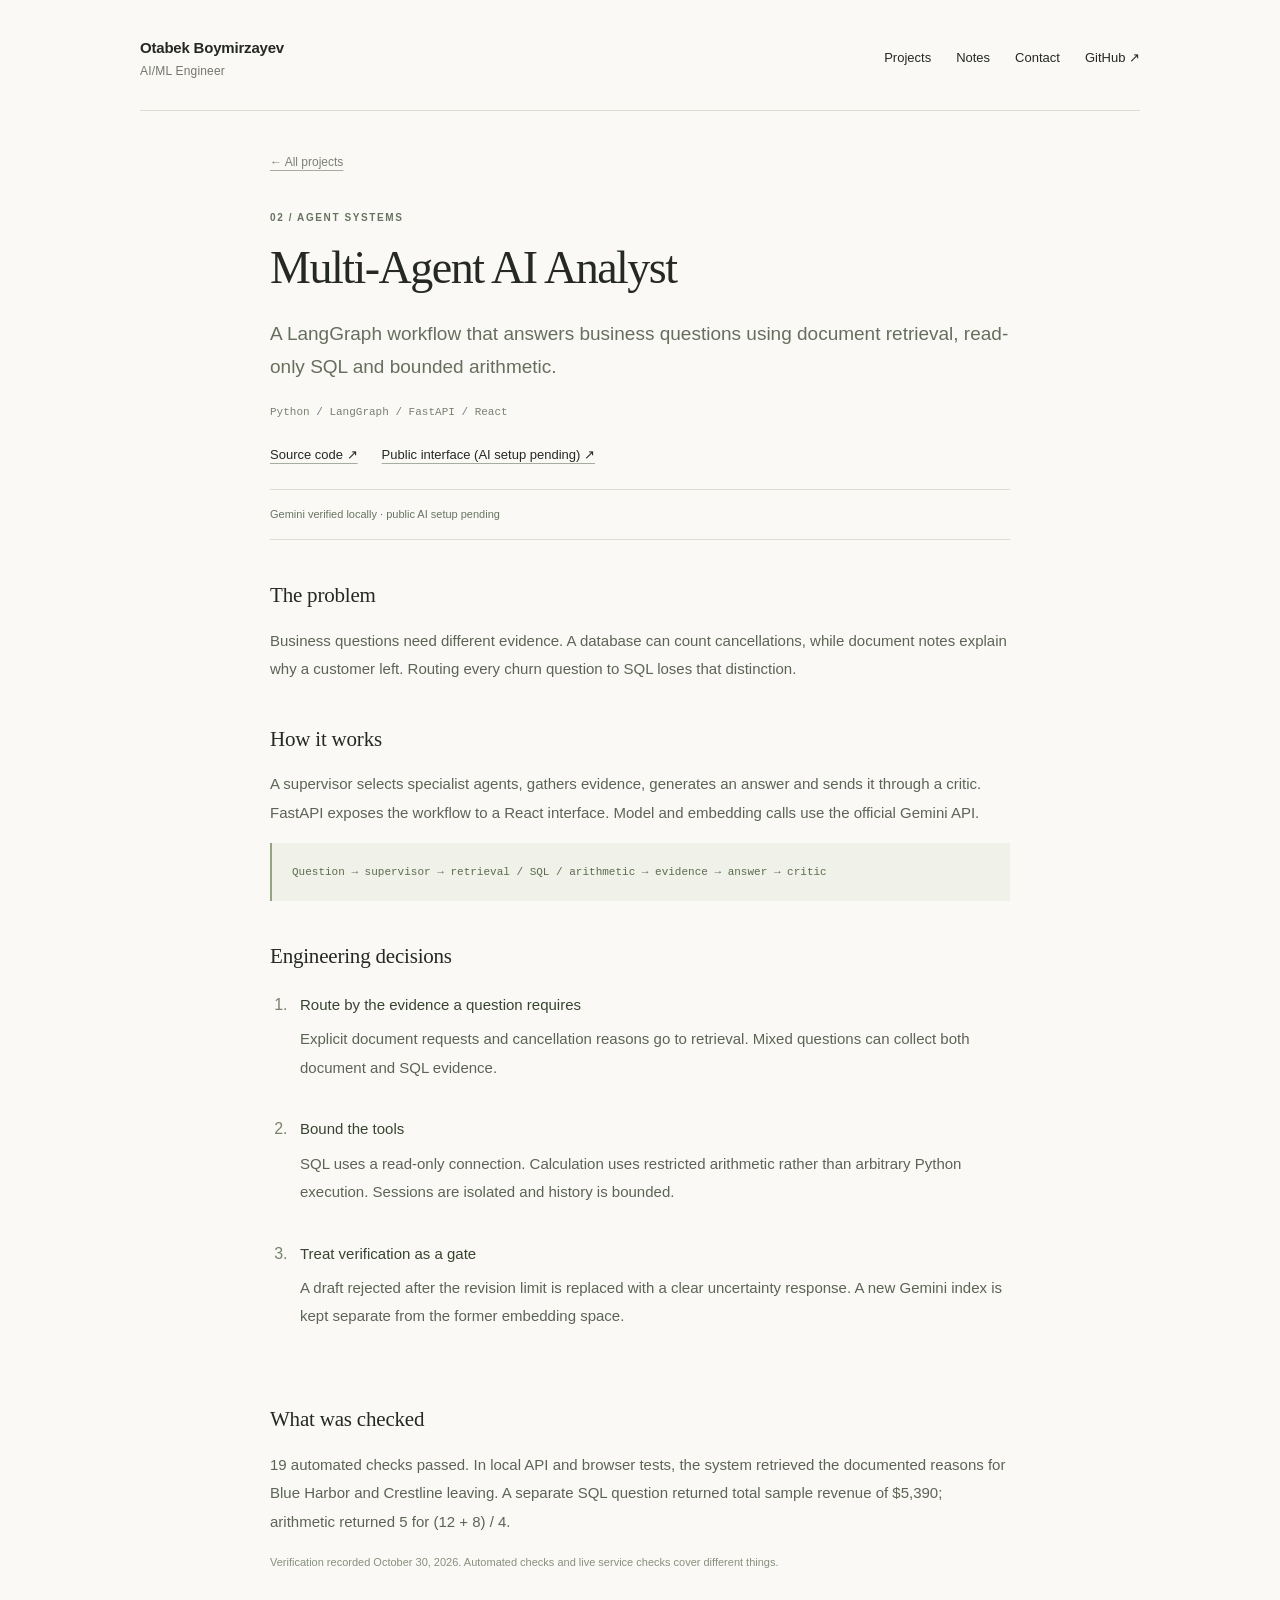
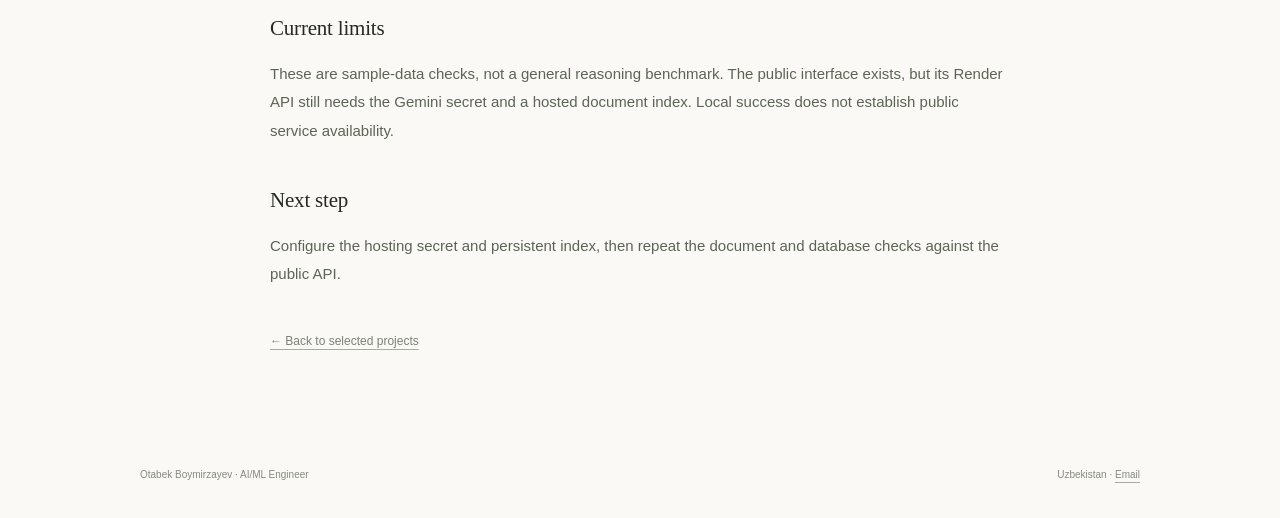
<file: projects/multi-agent-ai-analyst.html>
<!doctype html>
<html lang="en"><head><meta charset="utf-8"><meta name="viewport" content="width=device-width,initial-scale=1"><meta name="description" content="A LangGraph workflow that answers business questions using document retrieval, read-only SQL and bounded arithmetic."><meta name="color-scheme" content="light"><title>Multi-Agent AI Analyst — Otabek Boymirzayev</title><link rel="stylesheet" href="../styles.css?v=20261031-color"><script src="../script.js?v=20261031" defer></script></head>
<body><a class="skip" href="#main">Skip to content</a><div class="page"><header class="site-header"><a class="wordmark" href="../index.html">Otabek Boymirzayev<span>AI/ML Engineer</span></a><nav aria-label="Main navigation"><a href="../index.html#projects">Projects</a><a href="../index.html#notes">Notes</a><a href="../index.html#contact">Contact</a><a href="https://github.com/otabekboymirzayev55-prog">GitHub ↗</a></nav></header><main id="main"><article class="study"><a class="back" href="../index.html#projects">← All projects</a><p class="eyebrow">02 / Agent systems</p><h1>Multi-Agent AI Analyst</h1><p class="lead">A LangGraph workflow that answers business questions using document retrieval, read-only SQL and bounded arithmetic.</p><p class="study-stack">Python / LangGraph / FastAPI / React</p><div class="article-links"><a href="https://github.com/otabekboymirzayev55-prog/multi-agent-ai-analyst">Source code ↗</a><a href="https://multi-agent-ai-analyst-ui.onrender.com/">Public interface (AI setup pending) ↗</a></div><p class="status-line">Gemini verified locally · public AI setup pending</p><section><h2>The problem</h2><p>Business questions need different evidence. A database can count cancellations, while document notes explain why a customer left. Routing every churn question to SQL loses that distinction.</p></section><section><h2>How it works</h2><p>A supervisor selects specialist agents, gathers evidence, generates an answer and sends it through a critic. FastAPI exposes the workflow to a React interface. Model and embedding calls use the official Gemini API.</p><div class="flow" aria-label="Application flow">Question → supervisor → retrieval / SQL / arithmetic → evidence → answer → critic</div></section><section><h2>Engineering decisions</h2><ol class="decisions"><li><h3>Route by the evidence a question requires</h3><p>Explicit document requests and cancellation reasons go to retrieval. Mixed questions can collect both document and SQL evidence.</p></li><li><h3>Bound the tools</h3><p>SQL uses a read-only connection. Calculation uses restricted arithmetic rather than arbitrary Python execution. Sessions are isolated and history is bounded.</p></li><li><h3>Treat verification as a gate</h3><p>A draft rejected after the revision limit is replaced with a clear uncertainty response. A new Gemini index is kept separate from the former embedding space.</p></li></ol></section><section><h2>What was checked</h2><p>19 automated checks passed. In local API and browser tests, the system retrieved the documented reasons for Blue Harbor and Crestline leaving. A separate SQL question returned total sample revenue of $5,390; arithmetic returned 5 for (12 + 8) / 4.</p><p class="caption">Verification recorded October 30, 2026. Automated checks and live service checks cover different things.</p></section><section><h2>Current limits</h2><p>These are sample-data checks, not a general reasoning benchmark. The public interface exists, but its Render API still needs the Gemini secret and a hosted document index. Local success does not establish public service availability.</p></section><section><h2>Next step</h2><p>Configure the hosting secret and persistent index, then repeat the document and database checks against the public API.</p></section><a class="back" href="../index.html#projects">← Back to selected projects</a></article></main><footer><span>Otabek Boymirzayev · AI/ML Engineer</span><span>Uzbekistan · <a href="mailto:otabekboymirzayev16@gmail.com">Email</a></span></footer></div></body></html>
</file>
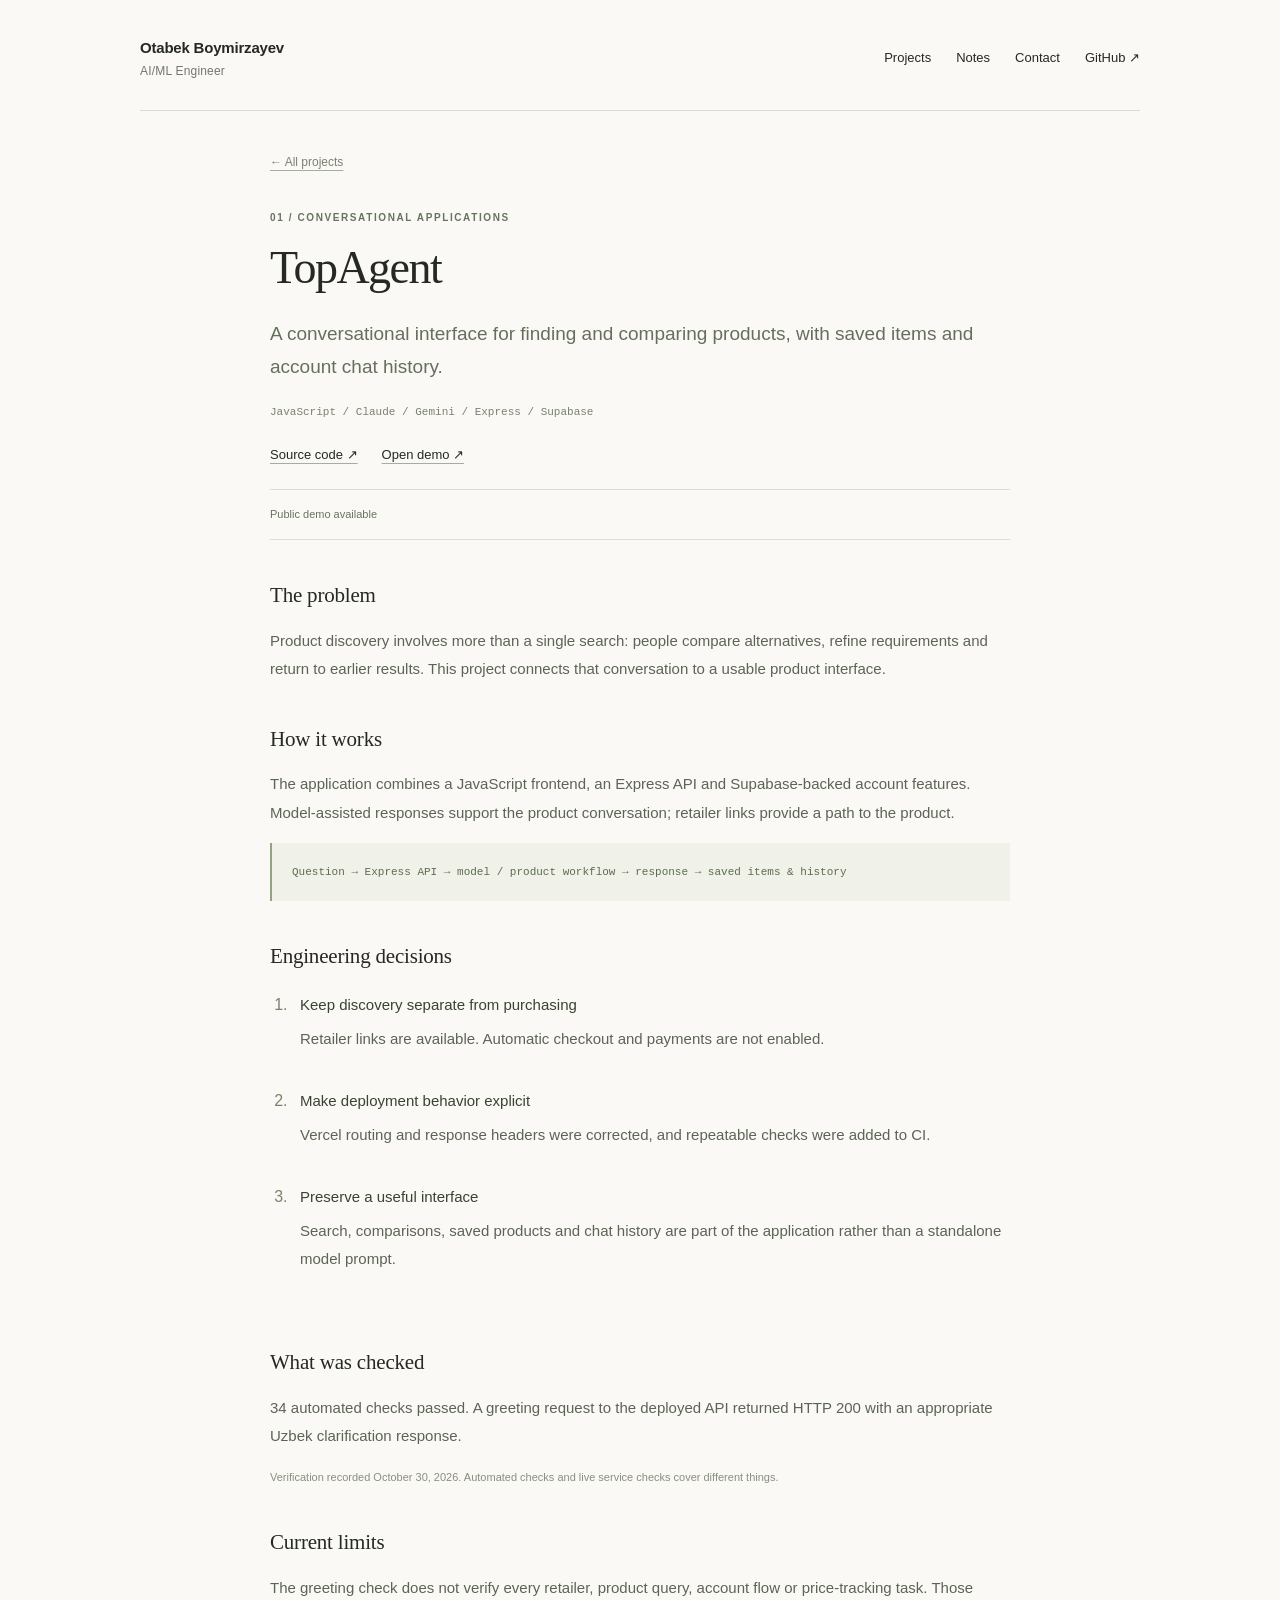
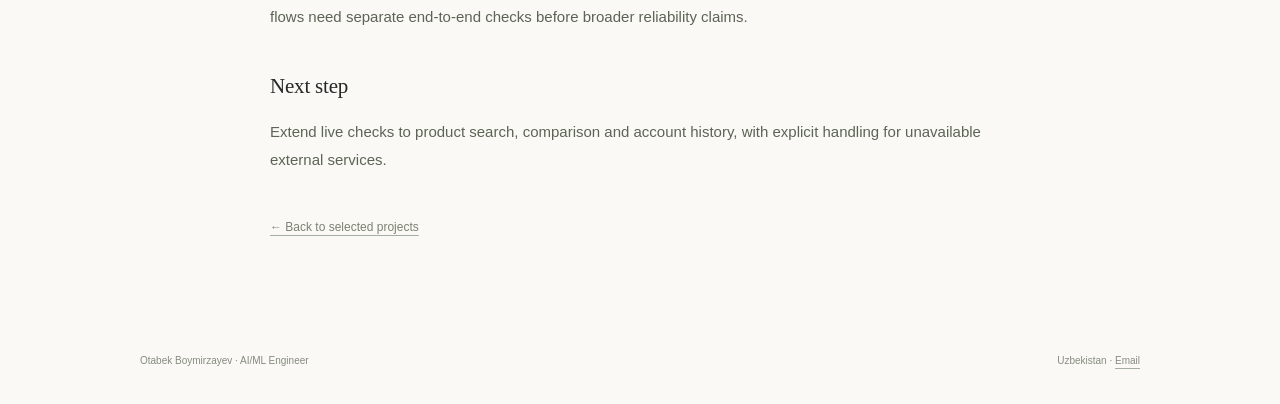
<file: projects/topsiagent.html>
<!doctype html>
<html lang="en"><head><meta charset="utf-8"><meta name="viewport" content="width=device-width,initial-scale=1"><meta name="description" content="A conversational interface for finding and comparing products, with saved items and account chat history."><meta name="color-scheme" content="light"><title>TopAgent — Otabek Boymirzayev</title><link rel="stylesheet" href="../styles.css?v=20261031-color"><script src="../script.js?v=20261031" defer></script></head>
<body><a class="skip" href="#main">Skip to content</a><div class="page"><header class="site-header"><a class="wordmark" href="../index.html">Otabek Boymirzayev<span>AI/ML Engineer</span></a><nav aria-label="Main navigation"><a href="../index.html#projects">Projects</a><a href="../index.html#notes">Notes</a><a href="../index.html#contact">Contact</a><a href="https://github.com/otabekboymirzayev55-prog">GitHub ↗</a></nav></header><main id="main"><article class="study"><a class="back" href="../index.html#projects">← All projects</a><p class="eyebrow">01 / Conversational applications</p><h1>TopAgent</h1><p class="lead">A conversational interface for finding and comparing products, with saved items and account chat history.</p><p class="study-stack">JavaScript / Claude / Gemini / Express / Supabase</p><div class="article-links"><a href="https://github.com/otabekboymirzayev55-prog/topsiagent">Source code ↗</a><a href="https://topagent-frontend.vercel.app/">Open demo ↗</a></div><p class="status-line">Public demo available</p><section><h2>The problem</h2><p>Product discovery involves more than a single search: people compare alternatives, refine requirements and return to earlier results. This project connects that conversation to a usable product interface.</p></section><section><h2>How it works</h2><p>The application combines a JavaScript frontend, an Express API and Supabase-backed account features. Model-assisted responses support the product conversation; retailer links provide a path to the product.</p><div class="flow" aria-label="Application flow">Question → Express API → model / product workflow → response → saved items &amp; history</div></section><section><h2>Engineering decisions</h2><ol class="decisions"><li><h3>Keep discovery separate from purchasing</h3><p>Retailer links are available. Automatic checkout and payments are not enabled.</p></li><li><h3>Make deployment behavior explicit</h3><p>Vercel routing and response headers were corrected, and repeatable checks were added to CI.</p></li><li><h3>Preserve a useful interface</h3><p>Search, comparisons, saved products and chat history are part of the application rather than a standalone model prompt.</p></li></ol></section><section><h2>What was checked</h2><p>34 automated checks passed. A greeting request to the deployed API returned HTTP 200 with an appropriate Uzbek clarification response.</p><p class="caption">Verification recorded October 30, 2026. Automated checks and live service checks cover different things.</p></section><section><h2>Current limits</h2><p>The greeting check does not verify every retailer, product query, account flow or price-tracking task. Those flows need separate end-to-end checks before broader reliability claims.</p></section><section><h2>Next step</h2><p>Extend live checks to product search, comparison and account history, with explicit handling for unavailable external services.</p></section><a class="back" href="../index.html#projects">← Back to selected projects</a></article></main><footer><span>Otabek Boymirzayev · AI/ML Engineer</span><span>Uzbekistan · <a href="mailto:otabekboymirzayev16@gmail.com">Email</a></span></footer></div></body></html>
</file>
<file: styles.css>
*{box-sizing:border-box}html{scroll-behavior:smooth;scroll-padding-top:24px}body{margin:0;background:#faf9f6;color:#252824;font-family:Arial,Helvetica,sans-serif;font-size:16px;line-height:1.75;-webkit-font-smoothing:antialiased}a{color:inherit;text-decoration-color:#a5ada1;text-underline-offset:4px}a:hover{color:#42614a;text-decoration-color:#42614a}a:focus-visible,input:focus-visible{outline:2px solid #42614a;outline-offset:5px}[hidden]{display:none!important}.page{width:min(100% - 64px,1000px);margin:auto}.site-header{display:flex;justify-content:space-between;align-items:center;gap:24px;padding:35px 0 28px;border-bottom:1px solid #dcded5}.wordmark{font-size:15px;font-weight:600;text-decoration:none;letter-spacing:-.2px}.wordmark span{display:block;color:#73776d;font-size:12px;font-weight:400;letter-spacing:.2px}nav{display:flex;gap:25px;flex-wrap:wrap;font-size:13px}nav a{text-decoration:none}.intro{display:grid;grid-template-columns:1fr 112px;gap:65px;padding:64px 0 66px!important}.intro h1{font-family:Georgia,'Times New Roman',serif;font-size:45px;line-height:1.17;font-weight:400;letter-spacing:-1.8px;margin:12px 0 5px}.role{font-size:17px;color:#42614a;margin:0 0 24px}.intro-text{max-width:680px;font-size:17px;line-height:1.85;color:#50564e}.eyebrow{text-transform:uppercase;letter-spacing:1.6px;font-size:10px;font-weight:600;color:#66745f;margin:0 0 14px}.portrait{width:112px;height:140px;object-fit:cover;object-position:center 30%;margin-top:43px;border-radius:2px;filter:none}.intro-links{display:flex;align-items:center;gap:14px;flex-wrap:wrap;font-size:12px;color:#686e63;margin-top:26px}.intro-links a{color:#363d33}main>section{padding:43px 0;border-bottom:1px solid #dcded5}.section-heading{display:flex;justify-content:space-between;align-items:baseline;gap:20px}.section-heading h2{font-family:Georgia,'Times New Roman',serif;font-size:28px;font-weight:400;letter-spacing:-.6px;margin:0}.section-heading>span{font-family:monospace;font-size:11px;color:#747a70}.section-intro{color:#6c7168;font-size:14px;max-width:650px;margin:12px 0 28px}.project-row{display:grid;grid-template-columns:26px minmax(0,1fr) 174px;gap:22px;padding:29px 0;border-top:1px solid #e5e6df}.project-number{font-family:monospace;font-size:11px;color:#899080;padding-top:6px}.project-row h3{margin:0 0 9px;font-size:19px;font-weight:500;letter-spacing:-.4px}.project-row h3 a{text-decoration:none}.project-row h3 span{font-size:15px;color:#7c8975}.project-row p{font-size:14px;color:#62685c;margin:0 0 10px;max-width:560px}.project-row .stack{font-family:monospace;font-size:10px;color:#7b8174}.project-links{display:flex;gap:20px;font-size:12px;margin-top:14px}.project-status{font-size:11px;color:#66745f;line-height:1.6;padding-top:6px;max-width:165px}.note-row{display:flex;justify-content:space-between;gap:28px;padding:24px 0;border-bottom:1px solid #e5e6df}.note-row:last-child{border-bottom:0;padding-bottom:0}.note-row a{font-size:16px;font-weight:500;text-decoration:none}.note-row p{margin:5px 0 0;color:#72786c;font-size:13px}.note-row>span{font-size:10px;font-family:monospace;white-space:nowrap;color:#7c8374;padding-top:6px}.search-row{display:flex;align-items:center;gap:18px;flex-wrap:wrap;margin:25px 0 12px;font-size:11px;color:#6f7668}.search-row label{font-weight:600}.search-row input{background:transparent;border:1px solid #d9ddcf;border-radius:3px;padding:9px 11px;font:inherit;font-size:12px;min-width:260px;color:#252824}.search-row #project-count{margin-left:auto}.directory{list-style:none;padding:0;margin:0}.directory li{padding:18px 0;border-bottom:1px solid #e7e8e1}.directory li:last-child{border-bottom:0}.directory li>div{display:flex;align-items:baseline;justify-content:space-between;gap:20px}.repo-title{font-size:14px;font-weight:500;text-decoration:none}.repo-category{font-size:10px;font-family:monospace;color:#7b8272}.directory p{font-size:12px;color:#73796c;line-height:1.8;max-width:750px;margin:5px 0}.repo-status{font-size:10px;color:#727e65}#empty-state{font-size:14px;color:#6c7168}#about>p{color:#62695c;font-size:14px;max-width:740px}.contact{padding:45px 0 55px}.contact h2{font-family:Georgia,serif;font-size:29px;font-weight:400;line-height:1.3;margin:10px 0}.contact p:not(.eyebrow){font-size:14px;color:#73796c;max-width:650px}.email-link{font-size:15px}footer{display:flex;justify-content:space-between;gap:20px;padding:23px 0 35px;color:#858b7e;font-size:10px}.skip{position:absolute;top:-100px;left:20px;background:#fff;padding:10px;z-index:5}.skip:focus{top:10px}.study{max-width:740px;margin:0 auto;padding:36px 0 55px}.back{font-size:12px;color:#7b8272;display:inline-block;margin-bottom:36px}.study h1{font-family:Georgia,serif;font-size:46px;font-weight:400;letter-spacing:-1.5px;line-height:1.18;margin:12px 0 22px}.lead{font-size:19px;line-height:1.75;color:#666f5d}.study-stack{font-family:monospace;font-size:11px;color:#79816f}.article-links{display:flex;gap:24px;flex-wrap:wrap;font-size:13px;margin:22px 0}.status-line{font-size:11px;color:#66745f;border-top:1px solid #dcded5;border-bottom:1px solid #dcded5;padding:15px 0}.study section{margin:37px 0}.study h2{font-size:21px;font-family:Georgia,serif;font-weight:400;letter-spacing:-.2px;margin:0 0 13px}.study section p{font-size:15px;color:#5c6455;margin:0 0 16px;line-height:1.9}.study .caption{font-size:11px;color:#87907d}.flow{font:11px/2 monospace;padding:18px 20px;background:#f0f1e9;color:#5c6c4f;border-left:2px solid #94a285;overflow-wrap:anywhere}.decisions{padding-left:22px}.decisions li{padding:0 0 17px 8px;color:#788369}.decisions h3{font-size:15px;color:#38442f;font-weight:500;margin:0 0 7px}.related{font-size:12px;color:#727e65;border-top:1px solid #dcded5;padding-top:24px}@media(max-width:760px){.page{width:calc(100% - 40px)}.site-header{align-items:flex-start;padding:22px 0;gap:18px}nav{gap:15px;font-size:11px;max-width:220px;justify-content:flex-end}.wordmark{font-size:12px;white-space:nowrap}.wordmark span{font-size:10px}.intro{gap:25px;padding:42px 0!important;grid-template-columns:1fr 75px}.intro h1{font-size:35px;letter-spacing:-1px}.intro-text{font-size:15px}.portrait{width:75px;height:96px;margin-top:36px}.intro-links{font-size:11px;gap:10px}.project-row{grid-template-columns:20px 1fr;gap:12px}.project-status{grid-column:2;max-width:none;padding-top:0}.project-row h3{font-size:18px}.section-heading h2{font-size:26px}.note-row{display:block}.note-row>span{display:block;margin-top:10px}.search-row input{min-width:0;width:100%;order:3}.repo-category{font-size:9px}.directory li>div{align-items:flex-start}.study h1{font-size:36px}.study{padding-top:25px}.lead{font-size:17px}footer{font-size:9px}.contact h2{font-size:26px}}@media(max-width:420px){.intro{grid-template-columns:1fr;gap:8px}.portrait{grid-row:1;margin-top:0;width:58px;height:70px}.intro h1{font-size:34px}.site-header{display:block}nav{margin-top:17px;max-width:none;justify-content:flex-start;gap:23px}.directory li>div{display:block}.repo-category{display:block;margin-top:3px}}@media(prefers-reduced-motion:reduce){html{scroll-behavior:auto}}
</file>
